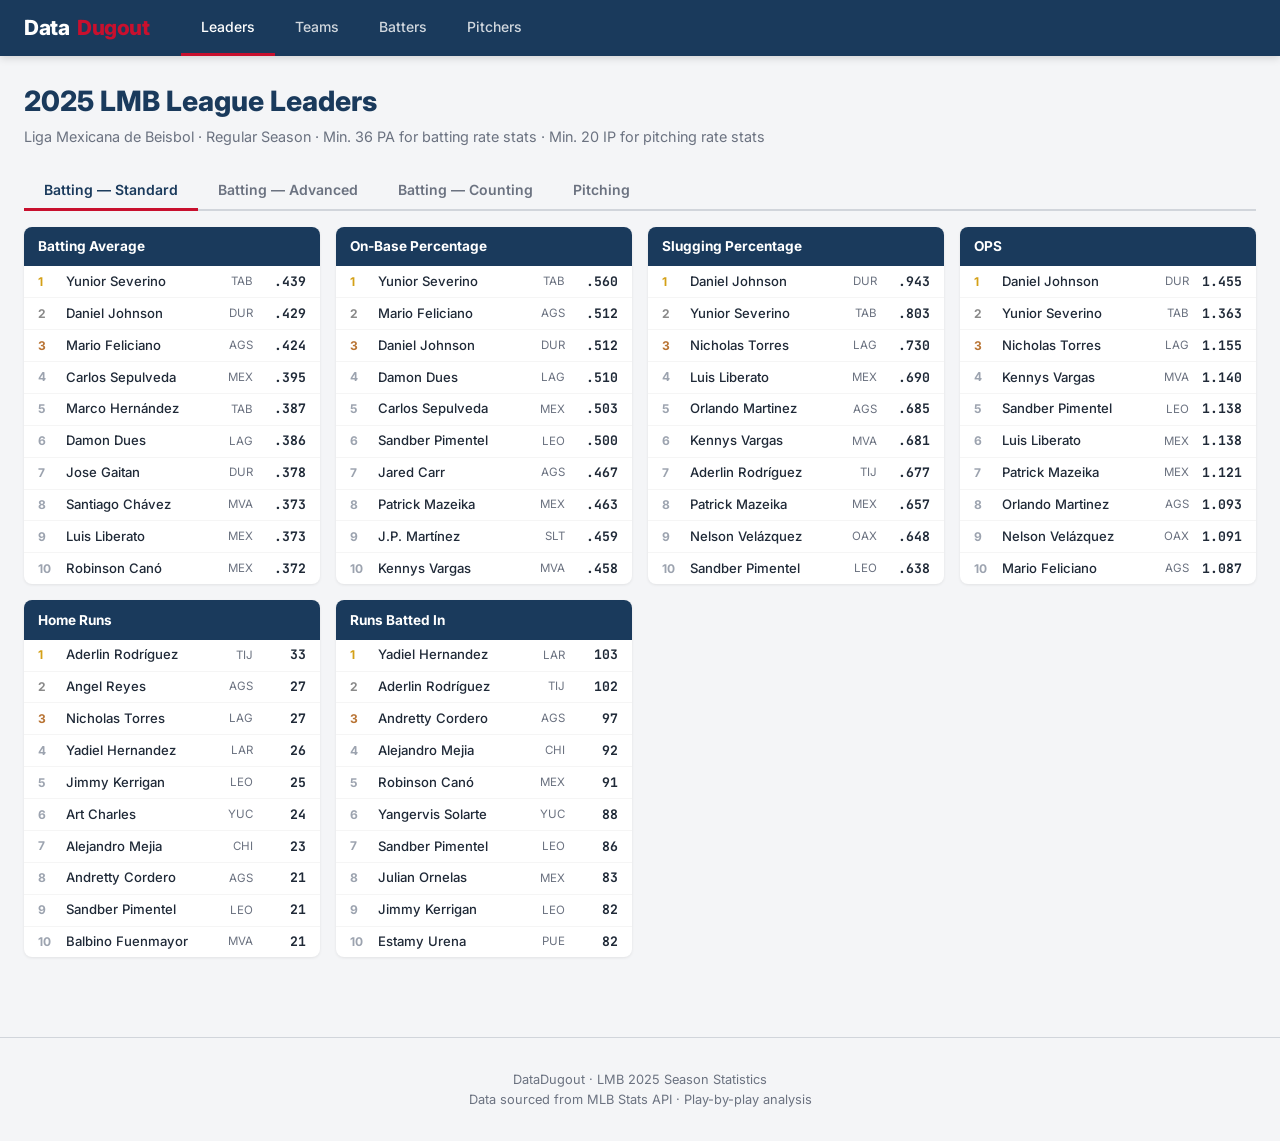
<file: docs/index.html>
<!DOCTYPE html>
<html lang="en">
<head>
  <meta charset="UTF-8">
  <meta name="viewport" content="width=device-width, initial-scale=1.0">
  <title>DataDugout - LMB Stats 2025</title>
  <link rel="preconnect" href="https://fonts.googleapis.com">
  <link href="https://fonts.googleapis.com/css2?family=Inter:wght@400;500;600;700;800&family=JetBrains+Mono:wght@400;700&display=swap" rel="stylesheet">
  <link rel="stylesheet" href="css/style.css">
</head>
<body>
  <header class="site-header">
    <div class="header-inner">
      <a href="index.html" class="site-logo">Data<span class="accent">Dugout</span></a>
      <nav>
        <a href="index.html">Leaders</a>
        <a href="teams.html">Teams</a>
        <a href="players.html">Batters</a>
        <a href="pitchers.html">Pitchers</a>
      </nav>
    </div>
  </header>

  <main class="container">
    <h1 class="page-title">2025 LMB League Leaders</h1>
    <p class="page-subtitle">Liga Mexicana de Beisbol &middot; Regular Season &middot; Min. 36 PA for batting rate stats &middot; Min. 20 IP for pitching rate stats</p>

    <div class="tabs">
      <button class="tab-btn active" data-tab="standard">Batting &mdash; Standard</button>
      <button class="tab-btn" data-tab="advanced">Batting &mdash; Advanced</button>
      <button class="tab-btn" data-tab="counting">Batting &mdash; Counting</button>
      <button class="tab-btn" data-tab="pitching">Pitching</button>
    </div>

    <div id="tab-standard" class="tab-content">
      <div class="leaders-grid" id="leaders-standard"></div>
    </div>
    <div id="tab-advanced" class="tab-content" style="display:none">
      <div class="leaders-grid" id="leaders-advanced"></div>
    </div>
    <div id="tab-counting" class="tab-content" style="display:none">
      <div class="leaders-grid" id="leaders-counting"></div>
    </div>
    <div id="tab-pitching" class="tab-content" style="display:none">
      <div class="leaders-grid" id="leaders-pitching"></div>
    </div>
  </main>

  <footer class="site-footer">
    <p>DataDugout &middot; LMB 2025 Season Statistics</p>
    <p>Data sourced from MLB Stats API &middot; Play-by-play analysis</p>
  </footer>

  <script src="js/shared.js"></script>
  <script>
    const STANDARD_CATS = ['BA', 'OBP', 'SLG', 'OPS', 'HR', 'RBI'];
    const ADVANCED_CATS = ['wRC+', 'wOBA', 'ISO', 'BABIP', 'BB%', 'K%'];
    const COUNTING_CATS = ['H', '2B', '3B', 'HR', 'BB', 'RBI'];
    const PITCHING_CATS = ['ERA', 'WHIP', 'FIP', 'K', 'K/9', 'BB/9', 'BAA', 'K/BB'];

    function renderLeaderCard(cat, data, linkBase = 'player.html', valueKey = 'value') {
      const d = data[cat];
      if (!d) return '';
      let html = `<div class="leader-card">
        <div class="leader-card-header">${d.label}</div>
        <ol class="leader-list">`;
      for (let i = 0; i < d.players.length; i++) {
        const p = d.players[i];
        const rankClass = i < 3 ? ` rank-${i + 1}` : '';
        const val = fmtStat(p[valueKey], d.format);
        html += `<li>
          <span class="leader-rank${rankClass}">${i + 1}</span>
          <span class="leader-name"><a href="${linkBase}?id=${p.id}">${p.name}</a></span>
          <span class="leader-team">${p.teamAbbr}</span>
          <span class="leader-value">${val}</span>
        </li>`;
      }
      html += '</ol></div>';
      return html;
    }

    async function init() {
      const [batting, pitching] = await Promise.all([
        loadJSON('leaders.json'),
        loadJSON('pitching_leaders.json'),
      ]);

      document.getElementById('leaders-standard').innerHTML =
        STANDARD_CATS.map(c => renderLeaderCard(c, batting)).join('');
      document.getElementById('leaders-advanced').innerHTML =
        ADVANCED_CATS.map(c => renderLeaderCard(c, batting)).join('');
      document.getElementById('leaders-counting').innerHTML =
        COUNTING_CATS.map(c => renderLeaderCard(c, batting)).join('');
      document.getElementById('leaders-pitching').innerHTML =
        PITCHING_CATS.map(c => renderLeaderCard(c, pitching, 'pitcher.html')).join('');

      document.querySelectorAll('.tab-btn').forEach(btn => {
        btn.addEventListener('click', () => {
          document.querySelectorAll('.tab-btn').forEach(b => b.classList.remove('active'));
          document.querySelectorAll('.tab-content').forEach(c => c.style.display = 'none');
          btn.classList.add('active');
          document.getElementById('tab-' + btn.dataset.tab).style.display = '';
        });
      });
    }
    init();
  </script>
</body>
</html>
</file>
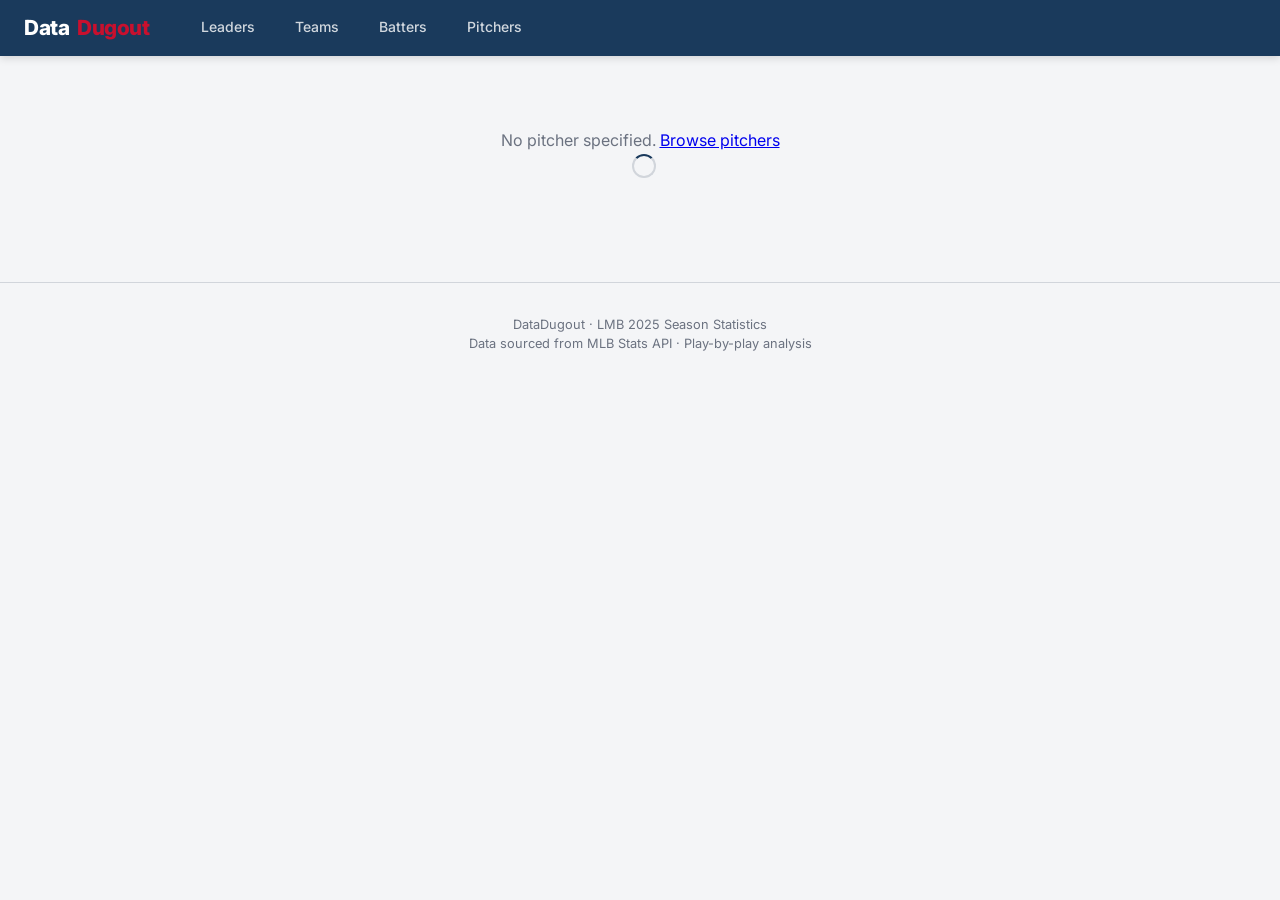
<file: docs/pitcher.html>
<!DOCTYPE html>
<html lang="en">
<head>
  <meta charset="UTF-8">
  <meta name="viewport" content="width=device-width, initial-scale=1.0">
  <title>Pitcher Profile - DataDugout</title>
  <link rel="preconnect" href="https://fonts.googleapis.com">
  <link href="https://fonts.googleapis.com/css2?family=Inter:wght@400;500;600;700;800&family=JetBrains+Mono:wght@400;700&display=swap" rel="stylesheet">
  <link rel="stylesheet" href="css/style.css">
</head>
<body>
  <header class="site-header">
    <div class="header-inner">
      <a href="index.html" class="site-logo">Data<span class="accent">Dugout</span></a>
      <nav>
        <a href="index.html">Leaders</a>
        <a href="teams.html">Teams</a>
        <a href="players.html">Batters</a>
        <a href="pitchers.html">Pitchers</a>
      </nav>
    </div>
  </header>

  <main class="container">
    <div id="pitcher-content" class="loading">Loading pitcher...</div>
  </main>

  <footer class="site-footer">
    <p>DataDugout &middot; LMB 2025 Season Statistics</p>
    <p>Data sourced from MLB Stats API &middot; Play-by-play analysis</p>
  </footer>

  <script src="js/shared.js"></script>
  <script>
    function ipToDec(ip) {
      const n = parseFloat(ip) || 0;
      const whole = Math.floor(n);
      const frac = Math.round((n - whole) * 10);
      return whole + frac / 3;
    }

    const SPLIT_PITCH_COLS = [
      { key: 'BF',   label: 'BF',   fmt: fmtInt },
      { key: 'IP',   label: 'IP',   fmt: fmtIP  },
      { key: 'H',    label: 'H',    fmt: fmtInt },
      { key: 'HR',   label: 'HR',   fmt: fmtInt },
      { key: 'BB',   label: 'BB',   fmt: fmtInt },
      { key: 'K',    label: 'K',    fmt: fmtInt },
      { key: 'R',    label: 'R',    fmt: fmtInt },
      { key: 'ERA',  label: 'ERA',  fmt: fmtDec2 },
      { key: 'WHIP', label: 'WHIP', fmt: fmtDec2 },
      { key: 'BAA',  label: 'BAA',  fmt: fmtAvg  },
      { key: 'K/9',  label: 'K/9',  fmt: fmtDec2 },
      { key: 'BB/9', label: 'BB/9', fmt: fmtDec2 },
    ];

    function renderSingleRowTable(containerId, data, cols) {
      const container = document.getElementById(containerId);
      if (!container) return;
      let html = '<div class="table-wrapper"><table class="stat-table"><thead><tr>';
      for (const col of cols) html += `<th>${col.label}</th>`;
      html += '</tr></thead><tbody><tr>';
      for (const col of cols) {
        const val = data[col.key];
        const colorCls = col.colorKey ? getStatColorClass(col.colorKey, val) : '';
        html += `<td class="${colorCls}">${col.fmt(val)}</td>`;
      }
      html += '</tr></tbody></table></div>';
      container.innerHTML = html;
    }

    function renderSplitTable(containerId, data, cols, labelHeader) {
      const container = document.getElementById(containerId);
      if (!container) return;
      if (!data || data.length === 0) {
        container.innerHTML = '<div style="padding:1rem;color:var(--text-muted);font-size:0.85rem">No data available</div>';
        return;
      }
      let html = '<div class="table-wrapper"><table class="stat-table"><thead><tr>';
      html += `<th class="col-name">${labelHeader}</th>`;
      for (const col of cols) html += `<th>${col.label}</th>`;
      html += '</tr></thead><tbody>';
      for (const row of data) {
        html += '<tr>';
        html += `<td class="col-name">${row.abbr || row.name}</td>`;
        for (const col of cols) html += `<td>${col.fmt(row[col.key])}</td>`;
        html += '</tr>';
      }
      html += '</tbody></table></div>';
      container.innerHTML = html;
    }

    async function init() {
      const pitcherId = getParam('id');
      if (!pitcherId) {
        document.getElementById('pitcher-content').innerHTML =
          '<p>No pitcher specified. <a href="pitchers.html">Browse pitchers</a></p>';
        return;
      }

      const [pitchers, splits] = await Promise.all([
        loadJSON('pitchers.json'),
        loadJSON('pitcher_splits.json'),
      ]);

      const pitcher = pitchers.find(p => String(p.id) === String(pitcherId));
      if (!pitcher) {
        document.getElementById('pitcher-content').innerHTML =
          '<p>Pitcher not found. <a href="pitchers.html">Browse pitchers</a></p>';
        return;
      }

      const pitcherSplits = splits[pitcherId] || { vsTeam: {}, vsHand: {} };
      const ipDec = ipToDec(pitcher.IP);
      const qualified = ipDec >= 20;

      document.title = `${pitcher.name} - DataDugout`;

      let html = '';

      // ── Header ──
      const handLabel = pitcher.pitch_hand === 'R' ? 'RHP' : pitcher.pitch_hand === 'L' ? 'LHP' : '';
      html += `<div class="player-header">
        <div class="player-name">${pitcher.name}</div>
        <div class="player-team-info">
          ${pitcher.team} &middot; ${handLabel}
          <span class="badge ${qualified ? 'badge-qualified' : 'badge-partial'}" style="margin-left:0.5rem">
            ${qualified ? 'Qualified' : 'Under 20 IP'}
          </span>
        </div>
        <div class="player-headline-stats">
          <div class="headline-stat">
            <div class="headline-stat-value">${fmtIP(pitcher.IP)}</div>
            <div class="headline-stat-label">IP</div>
          </div>
          <div class="headline-stat">
            <div class="headline-stat-value">${pitcher.G || '-'}</div>
            <div class="headline-stat-label">G</div>
          </div>
          <div class="headline-stat">
            <div class="headline-stat-value">${pitcher.GS || 0}</div>
            <div class="headline-stat-label">GS</div>
          </div>
          <div class="headline-stat">
            <div class="headline-stat-value">${fmtDec2(pitcher.ERA)}</div>
            <div class="headline-stat-label">ERA</div>
          </div>
          <div class="headline-stat">
            <div class="headline-stat-value">${fmtDec2(pitcher.WHIP)}</div>
            <div class="headline-stat-label">WHIP</div>
          </div>
          <div class="headline-stat">
            <div class="headline-stat-value">${pitcher.K || '-'}</div>
            <div class="headline-stat-label">K</div>
          </div>
          <div class="headline-stat">
            <div class="headline-stat-value">${pitcher.BB || '-'}</div>
            <div class="headline-stat-label">BB</div>
          </div>
          ${qualified ? `
          <div class="headline-stat">
            <div class="headline-stat-value">${fmtDec2(pitcher.FIP)}</div>
            <div class="headline-stat-label">FIP</div>
          </div>
          <div class="headline-stat">
            <div class="headline-stat-value">${fmtDec2(pitcher['K/9'])}</div>
            <div class="headline-stat-label">K/9</div>
          </div>` : ''}
        </div>
      </div>`;

      // ── Season Stats Standard ──
      const stdCols = [
        { key: 'G',    label: 'G',    fmt: fmtInt },
        { key: 'GS',   label: 'GS',   fmt: fmtInt },
        { key: 'IP',   label: 'IP',   fmt: fmtIP  },
        { key: 'BF',   label: 'BF',   fmt: fmtInt },
        { key: 'H',    label: 'H',    fmt: fmtInt },
        { key: 'HR',   label: 'HR',   fmt: fmtInt },
        { key: 'BB',   label: 'BB',   fmt: fmtInt },
        { key: 'HBP',  label: 'HBP',  fmt: fmtInt },
        { key: 'K',    label: 'K',    fmt: fmtInt },
        { key: 'R',    label: 'R',    fmt: fmtInt },
        { key: 'ERA',  label: 'ERA',  fmt: fmtDec2, colorKey: 'ERA'  },
        { key: 'WHIP', label: 'WHIP', fmt: fmtDec2, colorKey: 'WHIP' },
        { key: 'BAA',  label: 'BAA',  fmt: fmtAvg  },
      ];

      html += `<div class="card">
        <div class="card-header">Season Stats &mdash; Standard</div>
        <div id="season-standard"></div>
      </div>`;

      if (qualified) {
        const advCols = [
          { key: 'IP',   label: 'IP',   fmt: fmtIP  },
          { key: 'FIP',  label: 'FIP',  fmt: fmtDec2, colorKey: 'FIP'  },
          { key: 'K/9',  label: 'K/9',  fmt: fmtDec2 },
          { key: 'BB/9', label: 'BB/9', fmt: fmtDec2 },
          { key: 'HR/9', label: 'HR/9', fmt: fmtDec2 },
          { key: 'K/BB', label: 'K/BB', fmt: fmtDec2 },
          { key: 'K%',   label: 'K%',   fmt: fmtPct  },
          { key: 'BB%',  label: 'BB%',  fmt: fmtPct  },
        ];
        html += `<div class="card">
          <div class="card-header">Season Stats &mdash; Advanced</div>
          <div id="season-advanced"></div>
        </div>`;
      }

      // ── Splits vs Batter Hand ──
      html += `<div class="card">
        <div class="card-header">Splits vs Batter Handedness</div>
        <div id="splits-hand"></div>
      </div>`;

      // ── Splits vs Opponent Team ──
      html += `<div class="card">
        <div class="card-header">Splits vs Opponent Team</div>
        <div class="splits-filters" style="padding:0.75rem 1rem 0">
          <select id="opp-team-filter" class="filter-select" style="min-width:200px">
            <option value="">All Opponents</option>
          </select>
        </div>
        <div id="splits-team"></div>
      </div>`;

      html += `<div style="margin-top:1rem"><a href="pitchers.html" style="color:var(--primary);font-size:0.9rem">&larr; Back to all pitchers</a></div>`;

      document.getElementById('pitcher-content').innerHTML = html;

      // ── Render tables ──
      renderSingleRowTable('season-standard', pitcher, stdCols);

      if (qualified) {
        const advCols = [
          { key: 'IP',   label: 'IP',   fmt: fmtIP  },
          { key: 'FIP',  label: 'FIP',  fmt: fmtDec2, colorKey: 'FIP'  },
          { key: 'K/9',  label: 'K/9',  fmt: fmtDec2 },
          { key: 'BB/9', label: 'BB/9', fmt: fmtDec2 },
          { key: 'HR/9', label: 'HR/9', fmt: fmtDec2 },
          { key: 'K/BB', label: 'K/BB', fmt: fmtDec2 },
          { key: 'K%',   label: 'K%',   fmt: fmtPct  },
          { key: 'BB%',  label: 'BB%',  fmt: fmtPct  },
        ];
        renderSingleRowTable('season-advanced', pitcher, advCols);
      }

      // ── Hand splits ──
      const handData = Object.entries(pitcherSplits.vsHand).map(([hand, s]) => ({ name: hand, ...s }));
      handData.sort((a, b) => (b.BF || 0) - (a.BF || 0));
      renderSplitTable('splits-hand', handData, SPLIT_PITCH_COLS, 'Split');

      // ── Team splits ──
      const teamData = Object.entries(pitcherSplits.vsTeam).map(([team, s]) => ({ name: team, ...s }));
      teamData.sort((a, b) => (b.BF || 0) - (a.BF || 0));

      const oppFilter = document.getElementById('opp-team-filter');
      for (const t of teamData) {
        const opt = document.createElement('option');
        opt.value = t.name;
        opt.textContent = `${t.abbr || t.name} (${t.BF || 0} BF)`;
        oppFilter.appendChild(opt);
      }

      function renderTeamSplits() {
        const val = oppFilter.value;
        const filtered = val ? teamData.filter(t => t.name === val) : teamData;
        renderSplitTable('splits-team', filtered, SPLIT_PITCH_COLS, 'Opponent');
      }

      renderTeamSplits();
      oppFilter.addEventListener('change', renderTeamSplits);
    }

    init();
  </script>
</body>
</html>
</file>
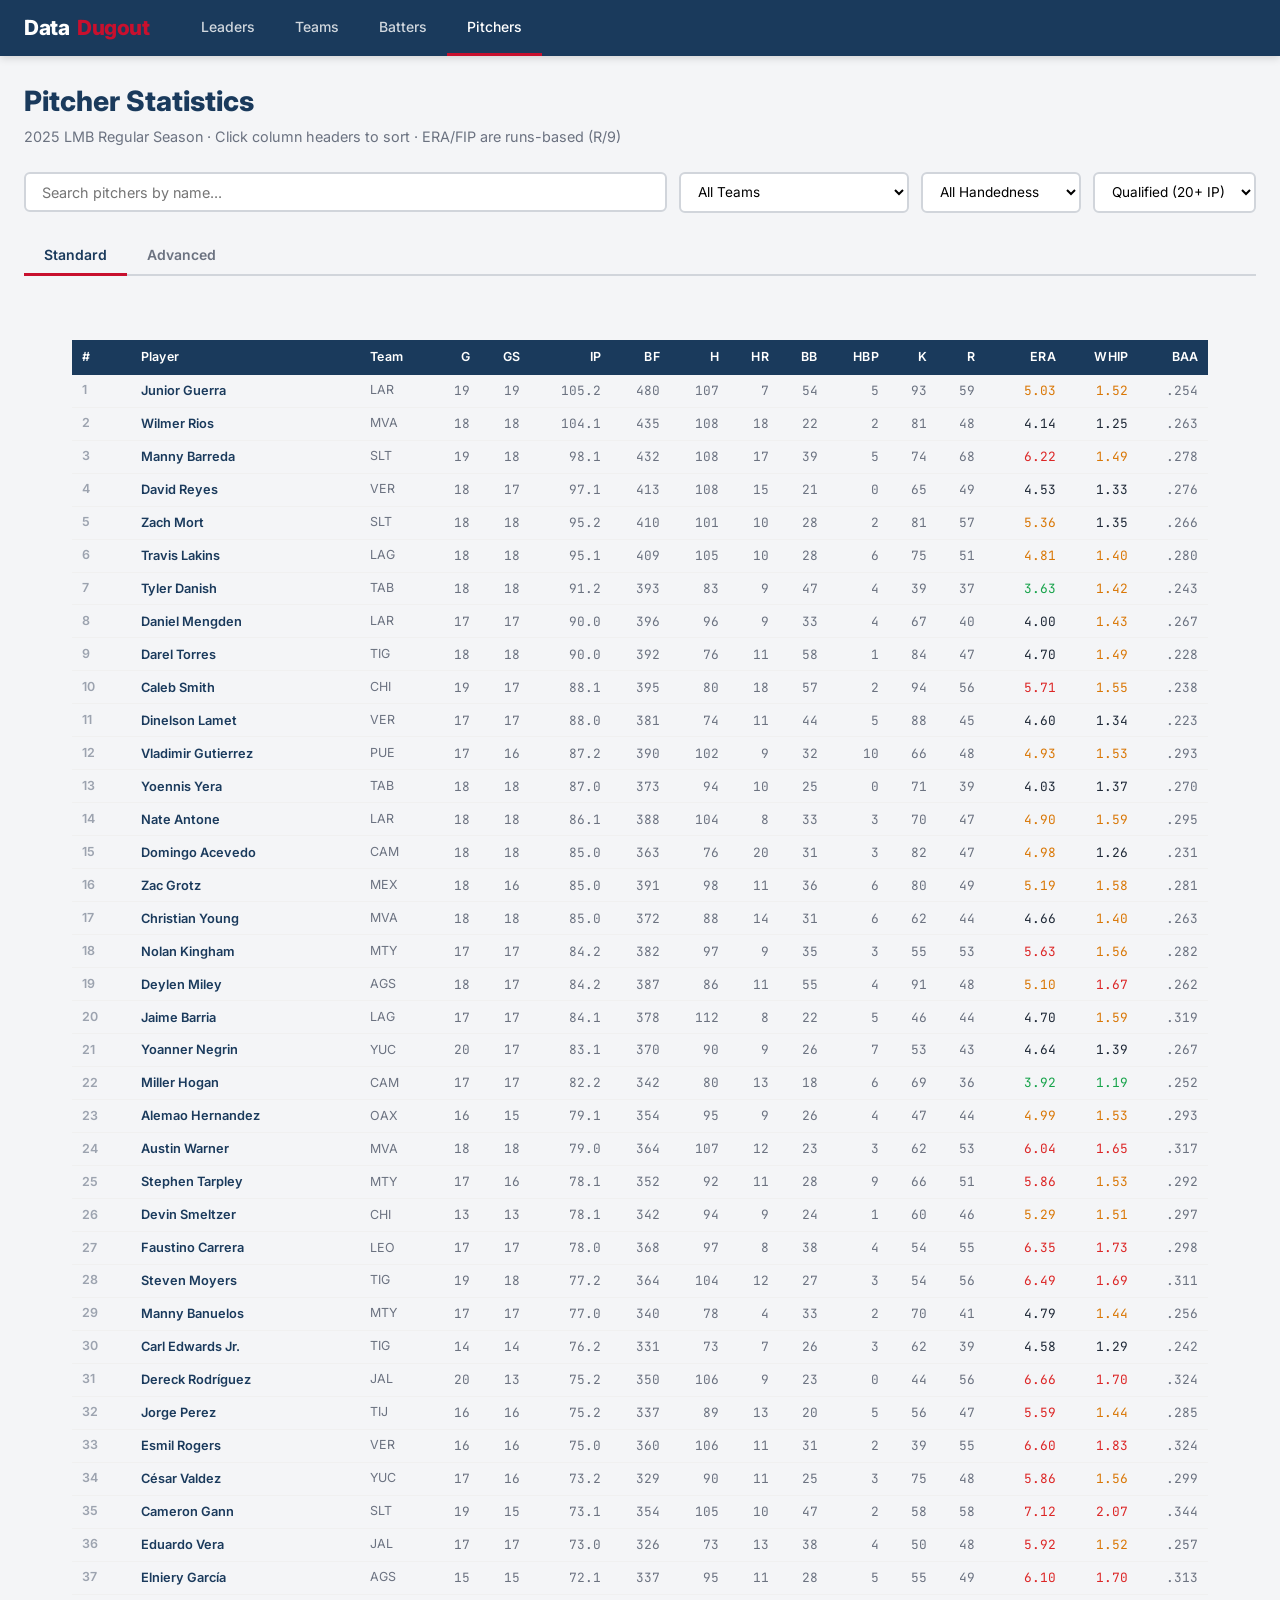
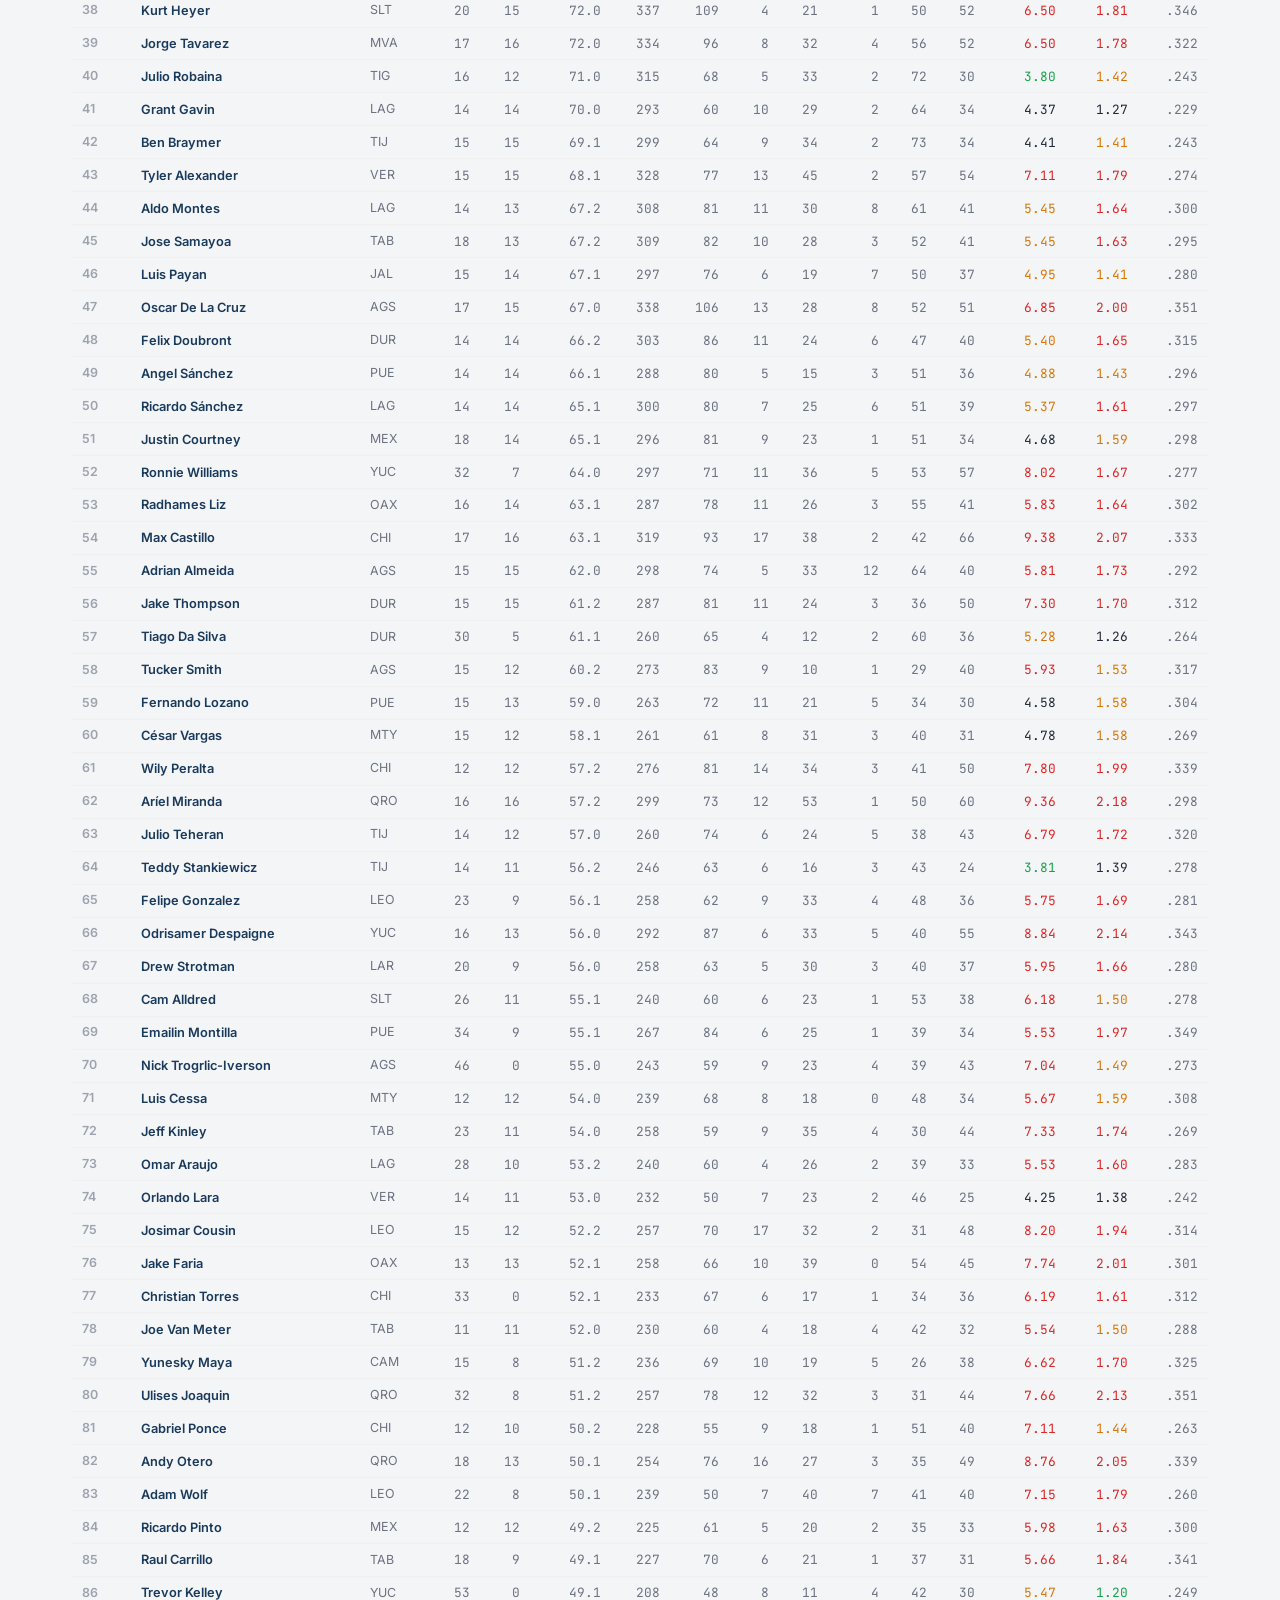
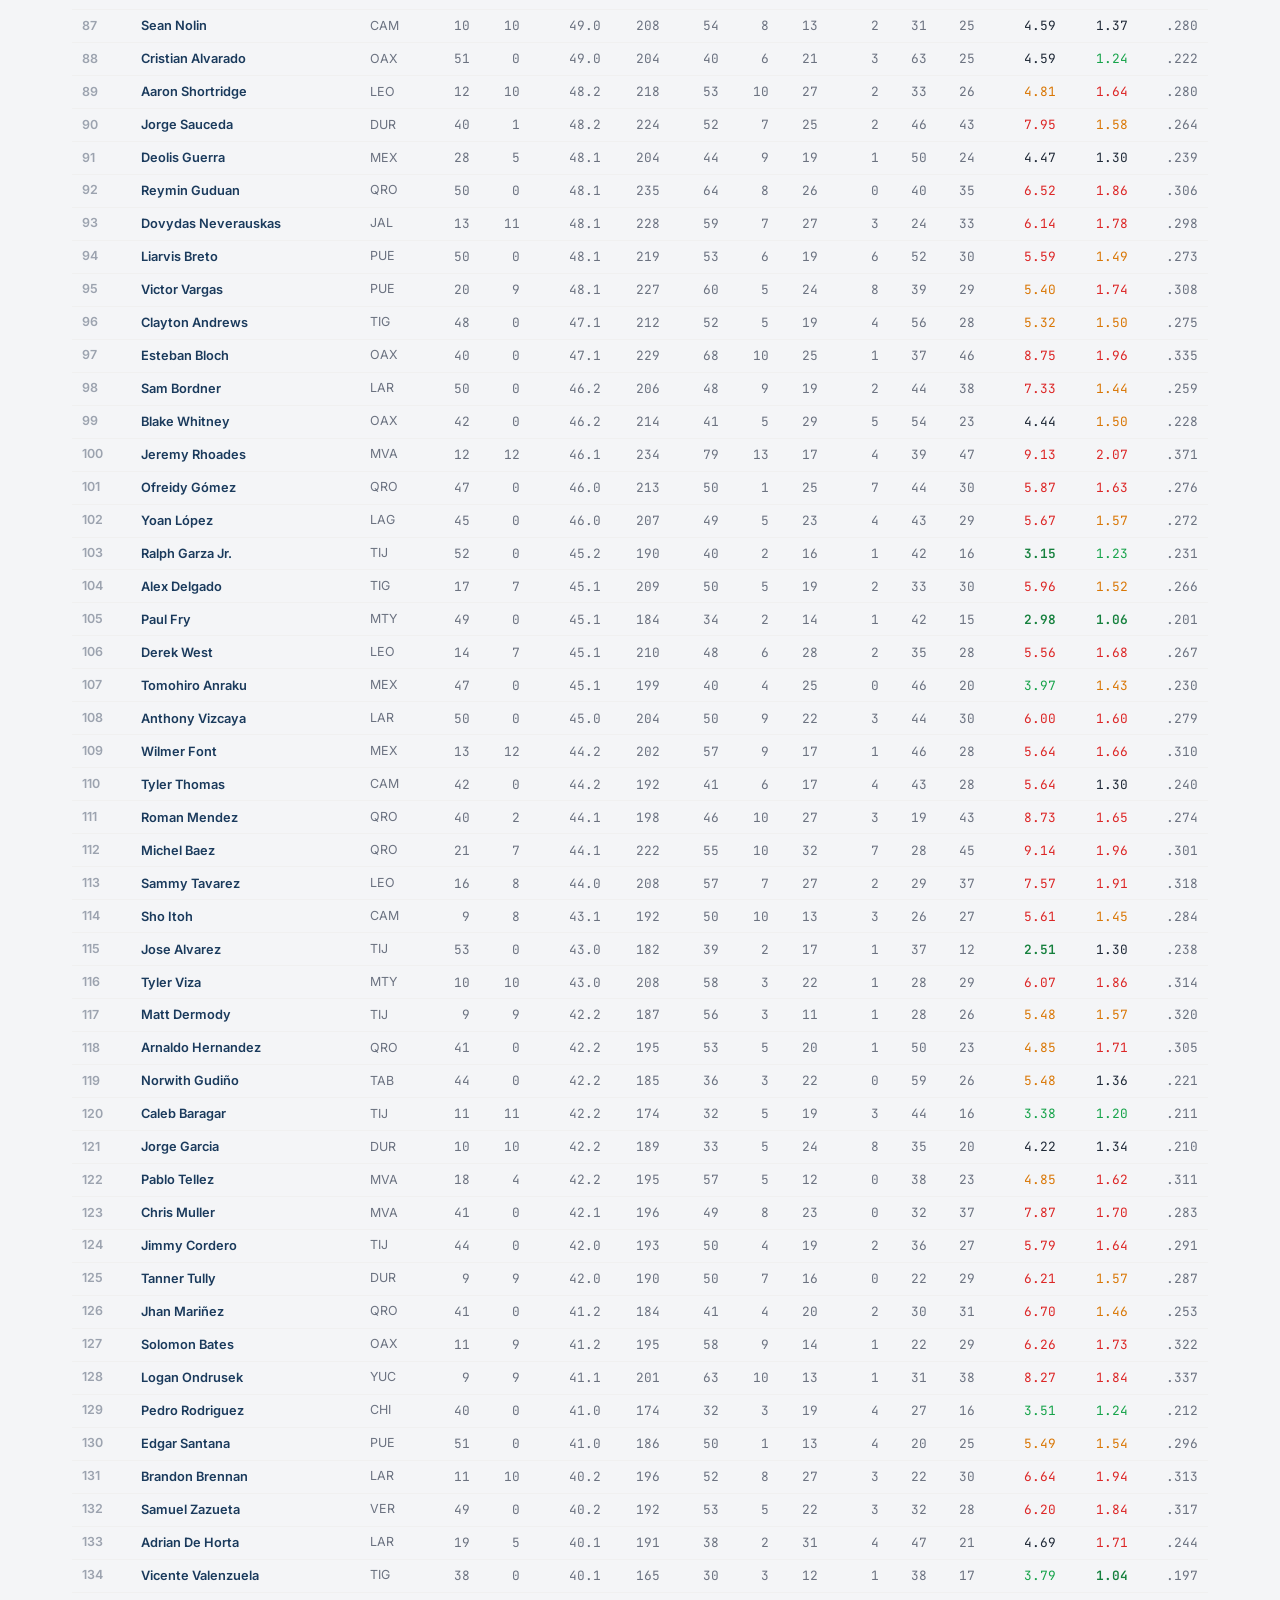
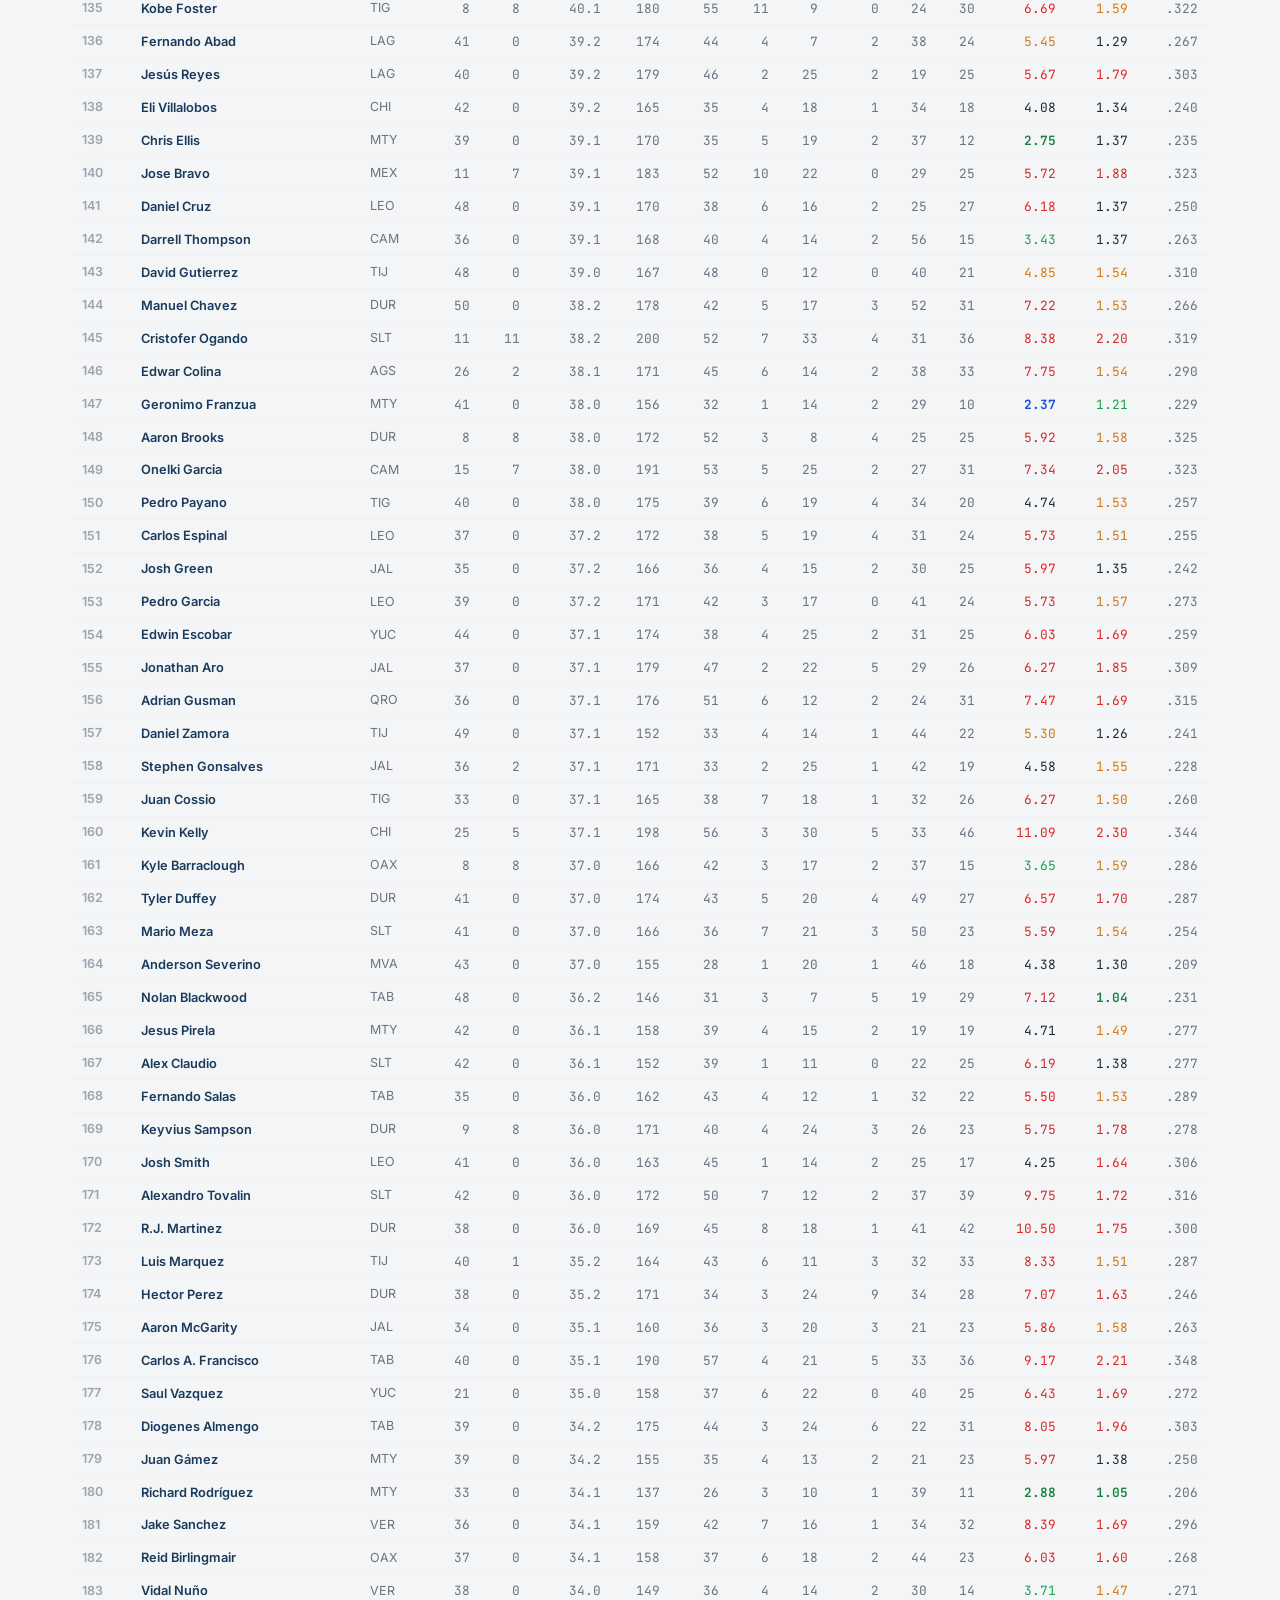
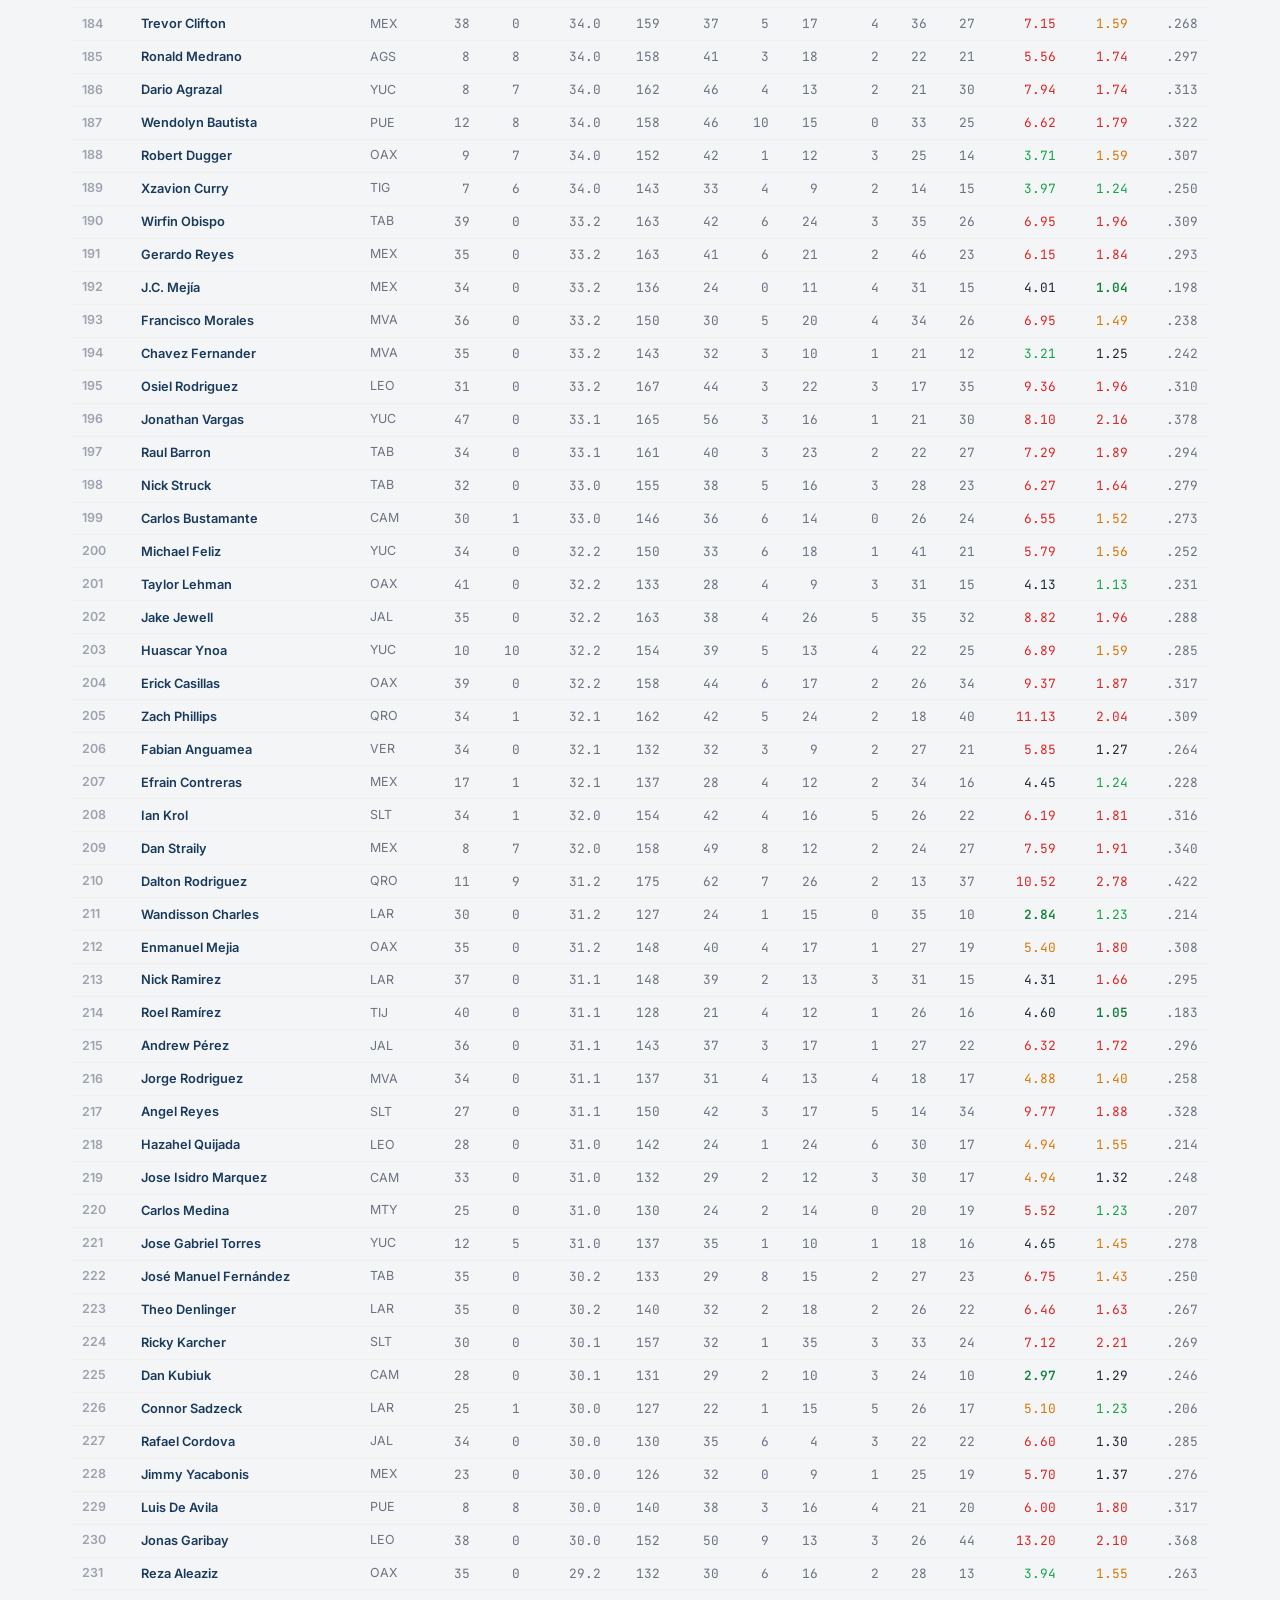
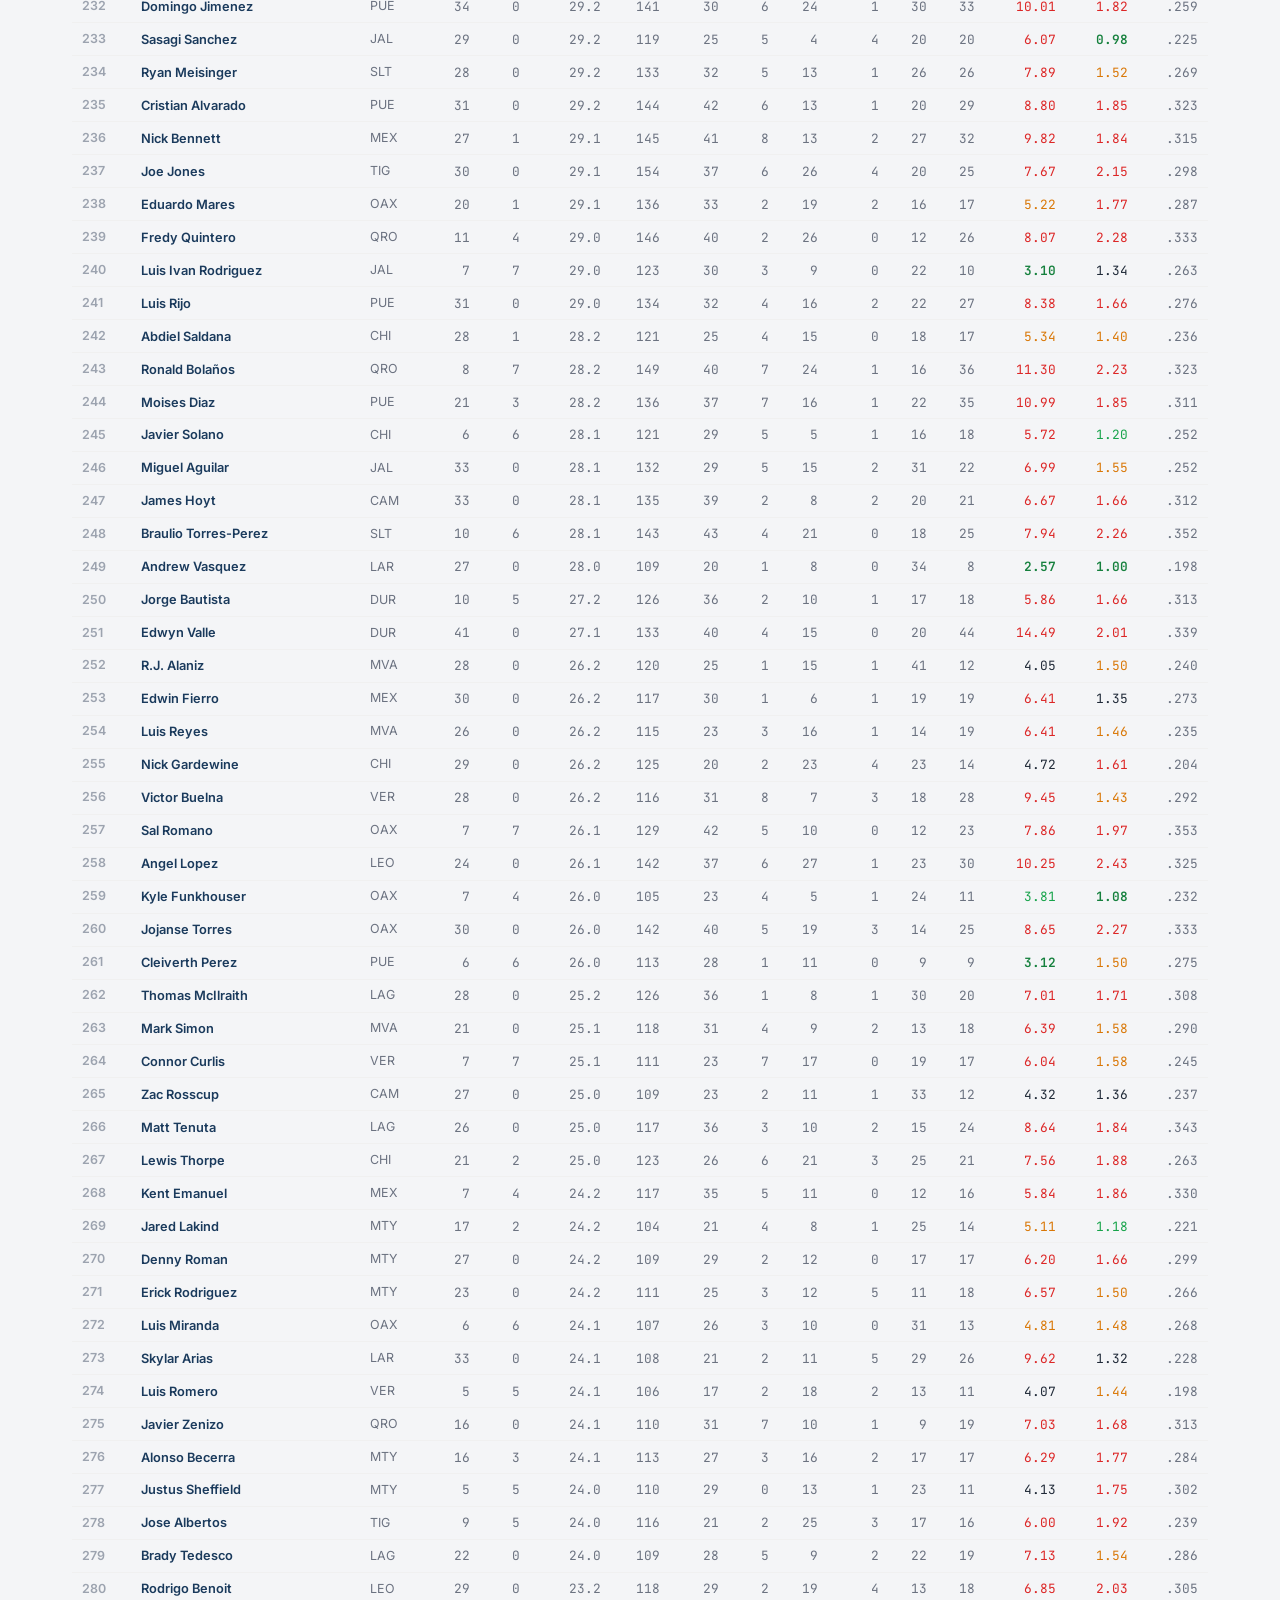
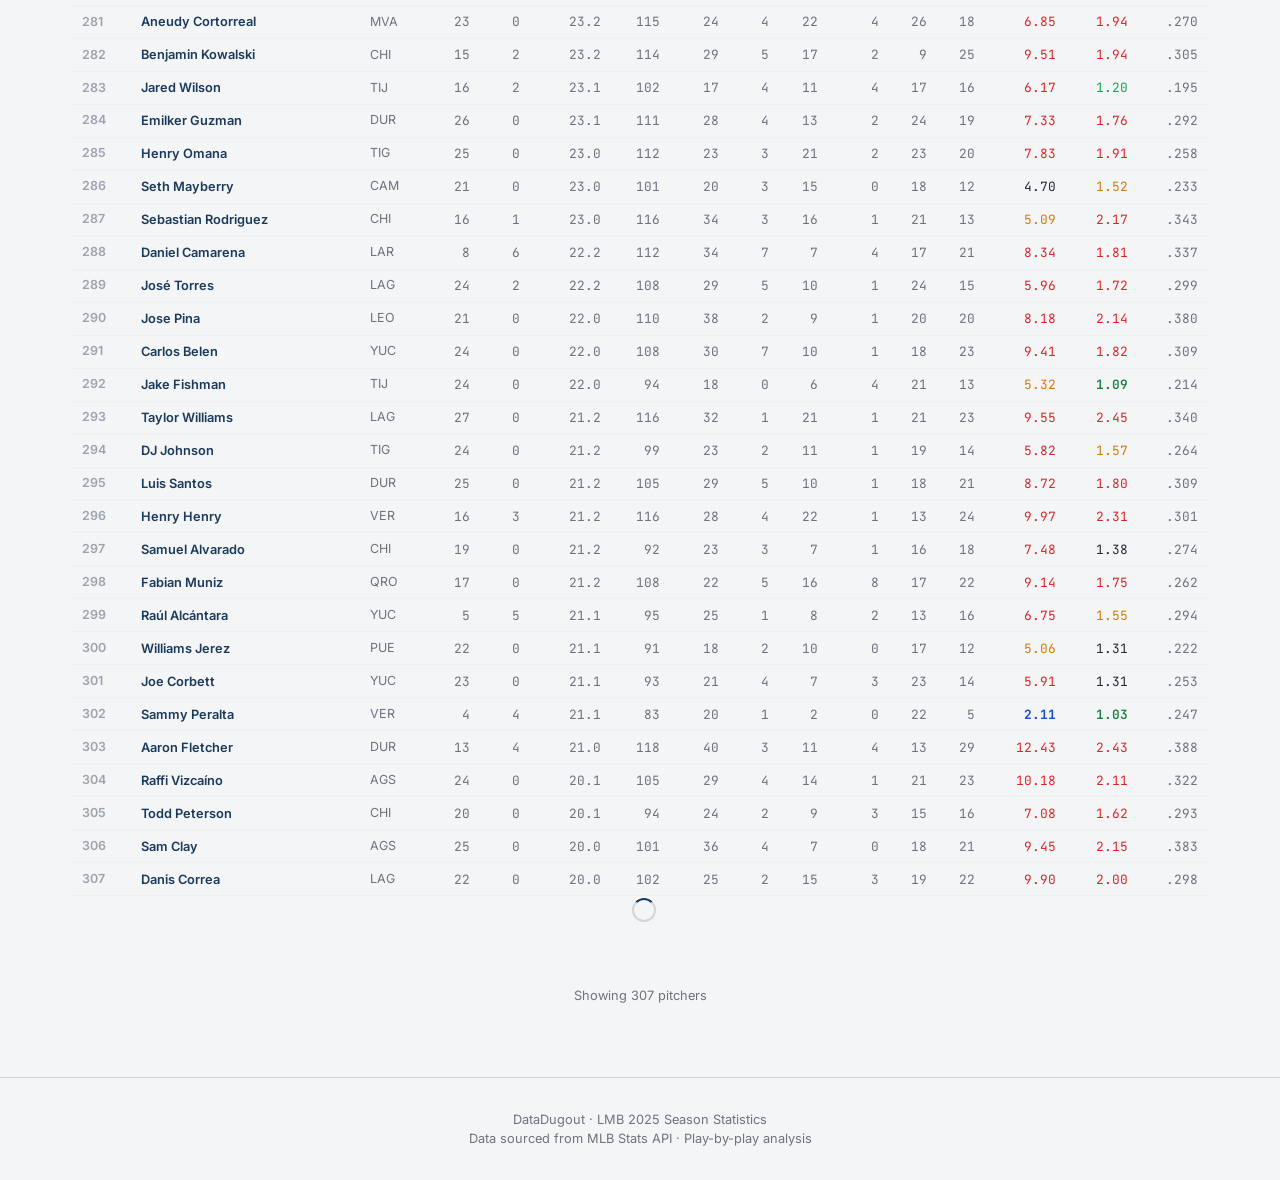
<file: docs/pitchers.html>
<!DOCTYPE html>
<html lang="en">
<head>
  <meta charset="UTF-8">
  <meta name="viewport" content="width=device-width, initial-scale=1.0">
  <title>Pitcher Statistics - DataDugout</title>
  <link rel="preconnect" href="https://fonts.googleapis.com">
  <link href="https://fonts.googleapis.com/css2?family=Inter:wght@400;500;600;700;800&family=JetBrains+Mono:wght@400;700&display=swap" rel="stylesheet">
  <link rel="stylesheet" href="css/style.css">
</head>
<body>
  <header class="site-header">
    <div class="header-inner">
      <a href="index.html" class="site-logo">Data<span class="accent">Dugout</span></a>
      <nav>
        <a href="index.html">Leaders</a>
        <a href="teams.html">Teams</a>
        <a href="players.html">Batters</a>
        <a href="pitchers.html">Pitchers</a>
      </nav>
    </div>
  </header>

  <main class="container">
    <h1 class="page-title">Pitcher Statistics</h1>
    <p class="page-subtitle">2025 LMB Regular Season &middot; Click column headers to sort &middot; ERA/FIP are runs-based (R/9)</p>

    <div class="search-bar">
      <input type="text" id="search-input" class="search-input" placeholder="Search pitchers by name...">
      <select id="team-filter" class="filter-select">
        <option value="">All Teams</option>
      </select>
      <select id="hand-filter" class="filter-select">
        <option value="">All Handedness</option>
        <option value="R">RHP</option>
        <option value="L">LHP</option>
      </select>
      <select id="role-filter" class="filter-select">
        <option value="all">All Pitchers</option>
        <option value="qualified" selected>Qualified (20+ IP)</option>
        <option value="starters">Starters (1+ GS)</option>
        <option value="relievers">Relievers (0 GS)</option>
      </select>
    </div>

    <div class="tabs">
      <button class="tab-btn active" data-tab="standard">Standard</button>
      <button class="tab-btn" data-tab="advanced">Advanced</button>
    </div>

    <div id="tab-standard" class="tab-content">
      <div id="pitchers-table-standard" class="loading">Loading pitchers...</div>
    </div>
    <div id="tab-advanced" class="tab-content" style="display:none">
      <div id="pitchers-table-advanced" class="loading">Loading pitchers...</div>
    </div>

    <div style="text-align:center; padding:1rem; color:var(--text-muted); font-size:0.8rem;" id="result-count"></div>
  </main>

  <footer class="site-footer">
    <p>DataDugout &middot; LMB 2025 Season Statistics</p>
    <p>Data sourced from MLB Stats API &middot; Play-by-play analysis</p>
  </footer>

  <script src="js/shared.js"></script>
  <script>
    let allPitchers = [];
    let teamList = [];
    const MIN_IP_DEC = 20;

    function ipToDec(ip) {
      const n = parseFloat(ip) || 0;
      const whole = Math.floor(n);
      const frac = Math.round((n - whole) * 10); // 0, 1, or 2
      return whole + frac / 3;
    }

    function getFilteredPitchers() {
      const search  = document.getElementById('search-input').value.toLowerCase().trim();
      const team    = document.getElementById('team-filter').value;
      const hand    = document.getElementById('hand-filter').value;
      const role    = document.getElementById('role-filter').value;

      return allPitchers.filter(p => {
        if (search && !p.name.toLowerCase().includes(search)) return false;
        if (team && p.teamAbbr !== team) return false;
        if (hand && p.pitch_hand !== hand) return false;
        if (role === 'qualified' && ipToDec(p.IP) < MIN_IP_DEC) return false;
        if (role === 'starters'  && (p.GS || 0) < 1) return false;
        if (role === 'relievers' && (p.GS || 0) > 0) return false;
        return true;
      });
    }

    function updateTables() {
      const filtered = getFilteredPitchers();
      document.getElementById('result-count').textContent = `Showing ${filtered.length} pitchers`;
      renderStatTable('pitchers-table-standard', filtered, PITCHING_STD_COLS, {
        showRank: true, showTeam: true, linkBase: 'pitcher.html', colorStats: true
      });
      renderStatTable('pitchers-table-advanced', filtered, PITCHING_ADV_COLS, {
        showRank: true, showTeam: true, linkBase: 'pitcher.html', colorStats: true
      });
    }

    async function init() {
      [allPitchers, teamList] = await Promise.all([
        loadJSON('pitchers.json'),
        loadJSON('team_list.json')
      ]);

      // Sort default by IP descending
      allPitchers.sort((a, b) => (parseFloat(b.IP) || 0) - (parseFloat(a.IP) || 0));

      const teamSelect = document.getElementById('team-filter');
      for (const t of teamList) {
        const opt = document.createElement('option');
        opt.value = t.abbr;
        opt.textContent = t.name;
        teamSelect.appendChild(opt);
      }

      updateTables();

      document.getElementById('search-input').addEventListener('input', updateTables);
      document.getElementById('team-filter').addEventListener('change', updateTables);
      document.getElementById('hand-filter').addEventListener('change', updateTables);
      document.getElementById('role-filter').addEventListener('change', updateTables);

      document.querySelectorAll('.tab-btn').forEach(btn => {
        btn.addEventListener('click', () => {
          document.querySelectorAll('.tab-btn').forEach(b => b.classList.remove('active'));
          document.querySelectorAll('.tab-content').forEach(c => c.style.display = 'none');
          btn.classList.add('active');
          document.getElementById('tab-' + btn.dataset.tab).style.display = '';
        });
      });
    }
    init();
  </script>
</body>
</html>
</file>
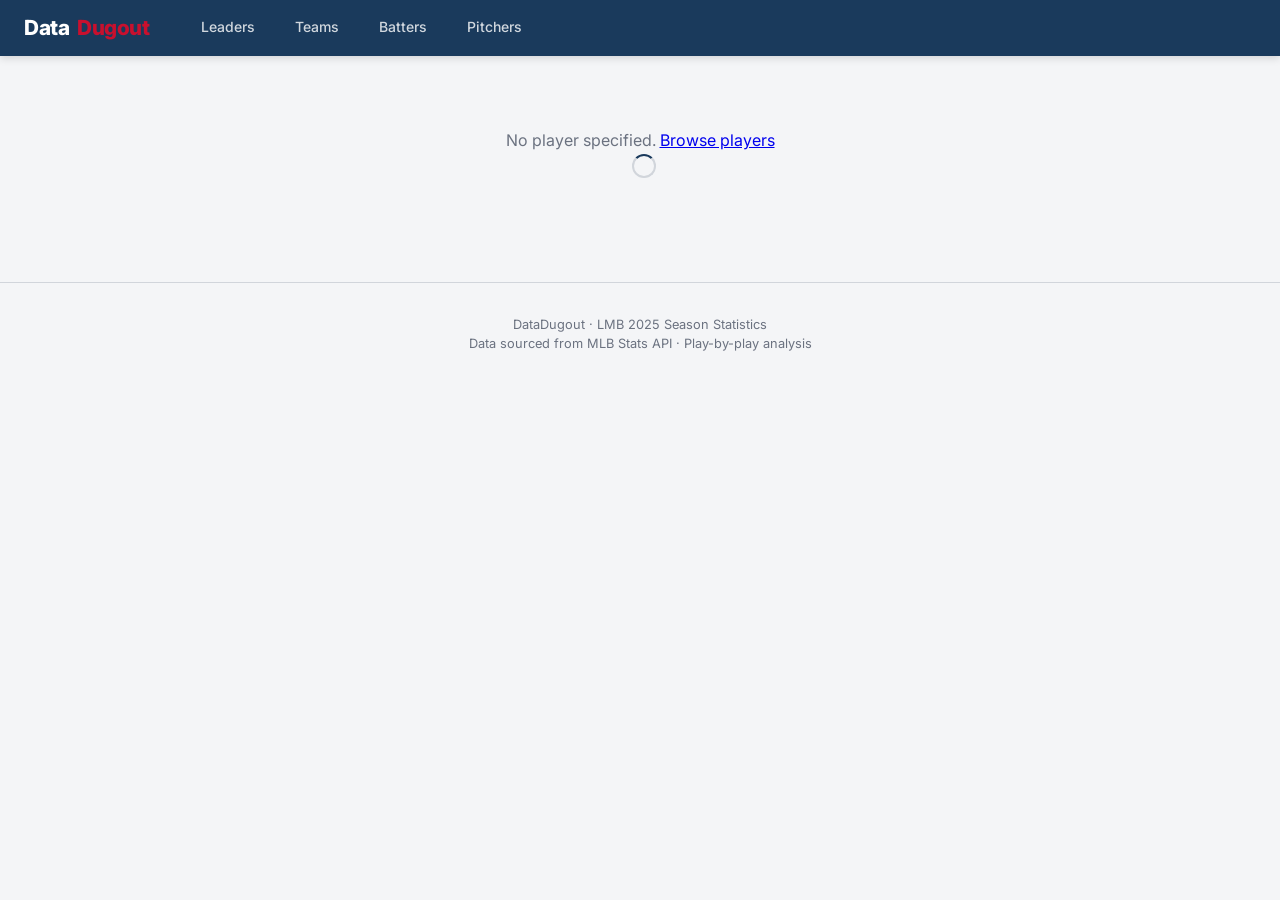
<file: docs/player.html>
<!DOCTYPE html>
<html lang="en">
<head>
  <meta charset="UTF-8">
  <meta name="viewport" content="width=device-width, initial-scale=1.0">
  <title>Player Profile - DataDugout</title>
  <link rel="preconnect" href="https://fonts.googleapis.com">
  <link href="https://fonts.googleapis.com/css2?family=Inter:wght@400;500;600;700;800&family=JetBrains+Mono:wght@400;700&display=swap" rel="stylesheet">
  <link rel="stylesheet" href="css/style.css">
</head>
<body>
  <header class="site-header">
    <div class="header-inner">
      <a href="index.html" class="site-logo">Data<span class="accent">Dugout</span></a>
      <nav>
        <a href="index.html">Leaders</a>
        <a href="teams.html">Teams</a>
        <a href="players.html">Batters</a>
        <a href="pitchers.html">Pitchers</a>
      </nav>
    </div>
  </header>

  <main class="container">
    <div id="player-content" class="loading">Loading player...</div>
  </main>

  <footer class="site-footer">
    <p>DataDugout &middot; LMB 2025 Season Statistics</p>
    <p>Data sourced from MLB Stats API &middot; Play-by-play analysis</p>
  </footer>

  <script src="js/shared.js"></script>
  <script>
    async function init() {
      const playerId = getParam('id');
      if (!playerId) {
        document.getElementById('player-content').innerHTML = '<p>No player specified. <a href="players.html">Browse players</a></p>';
        return;
      }

      const [players, splits] = await Promise.all([
        loadJSON('players.json'),
        loadJSON('player_splits.json')
      ]);

      const player = players.find(p => String(p.id) === String(playerId));
      if (!player) {
        document.getElementById('player-content').innerHTML = '<p>Player not found. <a href="players.html">Browse players</a></p>';
        return;
      }

      const playerSplits = splits[playerId] || { vsTeam: {}, vsHand: {} };
      const qualified = player.PA >= 36;

      document.title = `${player.name} - DataDugout`;

      let html = '';

      // ── Player Header ──
      html += `<div class="player-header">
        <div class="player-name">${player.name}</div>
        <div class="player-team-info">${player.team}
          <span class="badge ${qualified ? 'badge-qualified' : 'badge-partial'}" style="margin-left:0.5rem">
            ${qualified ? 'Qualified' : 'Under 36 PA'}
          </span>
        </div>
        <div class="player-headline-stats">
          <div class="headline-stat"><div class="headline-stat-value">${player.PA}</div><div class="headline-stat-label">PA</div></div>
          <div class="headline-stat"><div class="headline-stat-value">${fmtAvg(player.BA)}</div><div class="headline-stat-label">AVG</div></div>
          <div class="headline-stat"><div class="headline-stat-value">${fmtAvg(player.OBP)}</div><div class="headline-stat-label">OBP</div></div>
          <div class="headline-stat"><div class="headline-stat-value">${fmtAvg(player.SLG)}</div><div class="headline-stat-label">SLG</div></div>
          <div class="headline-stat"><div class="headline-stat-value">${fmtAvg(player.OPS)}</div><div class="headline-stat-label">OPS</div></div>
          <div class="headline-stat"><div class="headline-stat-value">${player.HR}</div><div class="headline-stat-label">HR</div></div>
          <div class="headline-stat"><div class="headline-stat-value">${player.RBI}</div><div class="headline-stat-label">RBI</div></div>
          ${qualified && player.wOBA !== undefined ? `<div class="headline-stat"><div class="headline-stat-value">${fmtAvg(player.wOBA)}</div><div class="headline-stat-label">wOBA</div></div>` : ''}
          ${qualified && player.RAA !== undefined ? `<div class="headline-stat"><div class="headline-stat-value">${fmtDec1(player.RAA)}</div><div class="headline-stat-label">RAA</div></div>` : ''}
        </div>
      </div>`;

      // ── Season Stats ──
      html += `<div class="card">
        <div class="card-header">Season Stats - Standard</div>
        <div id="season-standard"></div>
      </div>`;

      if (qualified) {
        html += `<div class="card">
          <div class="card-header">Season Stats - Advanced</div>
          <div id="season-advanced"></div>
        </div>`;
      }

      // ── Splits: vs Pitcher Hand ──
      html += `<div class="card">
        <div class="card-header">Splits vs Pitcher Handedness</div>
        <div id="splits-hand"></div>
      </div>`;

      // ── Splits: vs Opponent Team ──
      html += `<div class="card">
        <div class="card-header">
          <span>Splits vs Opponent Team</span>
        </span></div>
        <div class="splits-filters" style="padding: 0.75rem 1rem 0;">
          <select id="opp-team-filter" class="filter-select" style="min-width:200px">
            <option value="">All Opponents</option>
          </select>
        </div>
        <div id="splits-team"></div>
      </div>`;

      // ── Back link ──
      html += `<div style="margin-top:1rem"><a href="players.html" style="color:var(--primary);font-size:0.9rem">&larr; Back to all players</a></div>`;

      document.getElementById('player-content').innerHTML = html;

      // ── Render season stats tables ──
      const seasonStdCols = [
        { key: 'PA', label: 'PA', fmt: fmtInt },
        { key: 'AB', label: 'AB', fmt: fmtInt },
        { key: 'H', label: 'H', fmt: fmtInt },
        { key: '1B', label: '1B', fmt: fmtInt },
        { key: '2B', label: '2B', fmt: fmtInt },
        { key: '3B', label: '3B', fmt: fmtInt },
        { key: 'HR', label: 'HR', fmt: fmtInt },
        { key: 'RBI', label: 'RBI', fmt: fmtInt },
        { key: 'BB', label: 'BB', fmt: fmtInt },
        { key: 'HBP', label: 'HBP', fmt: fmtInt },
        { key: 'SO', label: 'SO', fmt: fmtInt },
        { key: 'SF', label: 'SF', fmt: fmtInt },
        { key: 'BA', label: 'BA', fmt: fmtAvg },
        { key: 'OBP', label: 'OBP', fmt: fmtAvg },
        { key: 'SLG', label: 'SLG', fmt: fmtAvg },
        { key: 'OPS', label: 'OPS', fmt: fmtAvg },
      ];
      renderSingleRowTable('season-standard', player, seasonStdCols);

      if (qualified) {
        const seasonAdvCols = [
          { key: 'PA',    label: 'PA',    fmt: fmtInt },
          { key: 'wRC+',  label: 'wRC+',  fmt: fmtWRCPlus, colorKey: 'wRC+' },
          { key: 'wOBA',  label: 'wOBA',  fmt: fmtAvg,     colorKey: 'wOBA' },
          { key: 'ISO',   label: 'ISO',   fmt: fmtAvg },
          { key: 'BABIP', label: 'BABIP', fmt: fmtAvg },
          { key: 'BB%',   label: 'BB%',   fmt: fmtPct },
          { key: 'K%',    label: 'K%',    fmt: fmtPct },
          { key: 'P/PA',  label: 'P/PA',  fmt: (v) => v != null ? parseFloat(v).toFixed(2) : '-' },
          { key: 'TB',    label: 'TB',    fmt: fmtInt },
          { key: 'RAA',   label: 'RAA',   fmt: fmtDec1 },
        ];
        renderSingleRowTable('season-advanced', player, seasonAdvCols);
      }

      // ── Render hand splits ──
      const handData = [];
      for (const [hand, stats] of Object.entries(playerSplits.vsHand)) {
        handData.push({ name: hand, ...stats });
      }
      const splitCols = getSplitCols(qualified);
      renderSplitTable('splits-hand', handData, splitCols, 'Split');

      // ── Render team splits ──
      const teamData = [];
      for (const [team, stats] of Object.entries(playerSplits.vsTeam)) {
        teamData.push({ name: team, abbr: stats.abbr, ...stats });
      }
      teamData.sort((a, b) => b.PA - a.PA);

      // Populate opponent filter
      const oppFilter = document.getElementById('opp-team-filter');
      for (const t of teamData) {
        const opt = document.createElement('option');
        opt.value = t.name;
        opt.textContent = `${t.name} (${t.PA} PA)`;
        oppFilter.appendChild(opt);
      }

      function renderTeamSplits() {
        const filterVal = oppFilter.value;
        const filtered = filterVal ? teamData.filter(t => t.name === filterVal) : teamData;
        renderSplitTable('splits-team', filtered, splitCols, 'Opponent');
      }

      renderTeamSplits();
      oppFilter.addEventListener('change', renderTeamSplits);
    }

    function getSplitCols(qualified) {
      const cols = [
        { key: 'PA', label: 'PA', fmt: fmtInt },
        { key: 'AB', label: 'AB', fmt: fmtInt },
        { key: 'H', label: 'H', fmt: fmtInt },
        { key: '2B', label: '2B', fmt: fmtInt },
        { key: '3B', label: '3B', fmt: fmtInt },
        { key: 'HR', label: 'HR', fmt: fmtInt },
        { key: 'RBI', label: 'RBI', fmt: fmtInt },
        { key: 'BB', label: 'BB', fmt: fmtInt },
        { key: 'SO', label: 'SO', fmt: fmtInt },
        { key: 'BA', label: 'BA', fmt: fmtAvg },
        { key: 'OBP', label: 'OBP', fmt: fmtAvg },
        { key: 'SLG', label: 'SLG', fmt: fmtAvg },
        { key: 'OPS', label: 'OPS', fmt: fmtAvg },
      ];
      if (qualified) {
        cols.push(
          { key: 'wOBA', label: 'wOBA', fmt: fmtAvg },
          { key: 'ISO', label: 'ISO', fmt: fmtAvg },
          { key: 'BABIP', label: 'BABIP', fmt: fmtAvg },
        );
      }
      return cols;
    }

    function renderSingleRowTable(containerId, data, cols) {
      const container = document.getElementById(containerId);
      if (!container) return;
      let html = '<div class="table-wrapper"><table class="stat-table"><thead><tr>';
      for (const col of cols) {
        html += `<th>${col.label}</th>`;
      }
      html += '</tr></thead><tbody><tr>';
      for (const col of cols) {
        const val = data[col.key];
        const colorCls = col.colorKey ? getStatColorClass(col.colorKey, val) : '';
        html += `<td class="${colorCls}">${col.fmt(val)}</td>`;
      }
      html += '</tr></tbody></table></div>';
      container.innerHTML = html;
    }

    function renderSplitTable(containerId, data, cols, labelHeader) {
      const container = document.getElementById(containerId);
      if (!container) return;

      if (data.length === 0) {
        container.innerHTML = '<div style="padding:1rem;color:var(--text-muted);font-size:0.85rem">No data available</div>';
        return;
      }

      let html = '<div class="table-wrapper"><table class="stat-table"><thead><tr>';
      html += `<th class="col-name">${labelHeader}</th>`;
      for (const col of cols) {
        html += `<th>${col.label}</th>`;
      }
      html += '</tr></thead><tbody>';

      for (const row of data) {
        html += '<tr>';
        html += `<td class="col-name">${row.abbr || row.name}</td>`;
        for (const col of cols) {
          html += `<td>${col.fmt(row[col.key])}</td>`;
        }
        html += '</tr>';
      }

      html += '</tbody></table></div>';
      container.innerHTML = html;
    }

    init();
  </script>
</body>
</html>
</file>
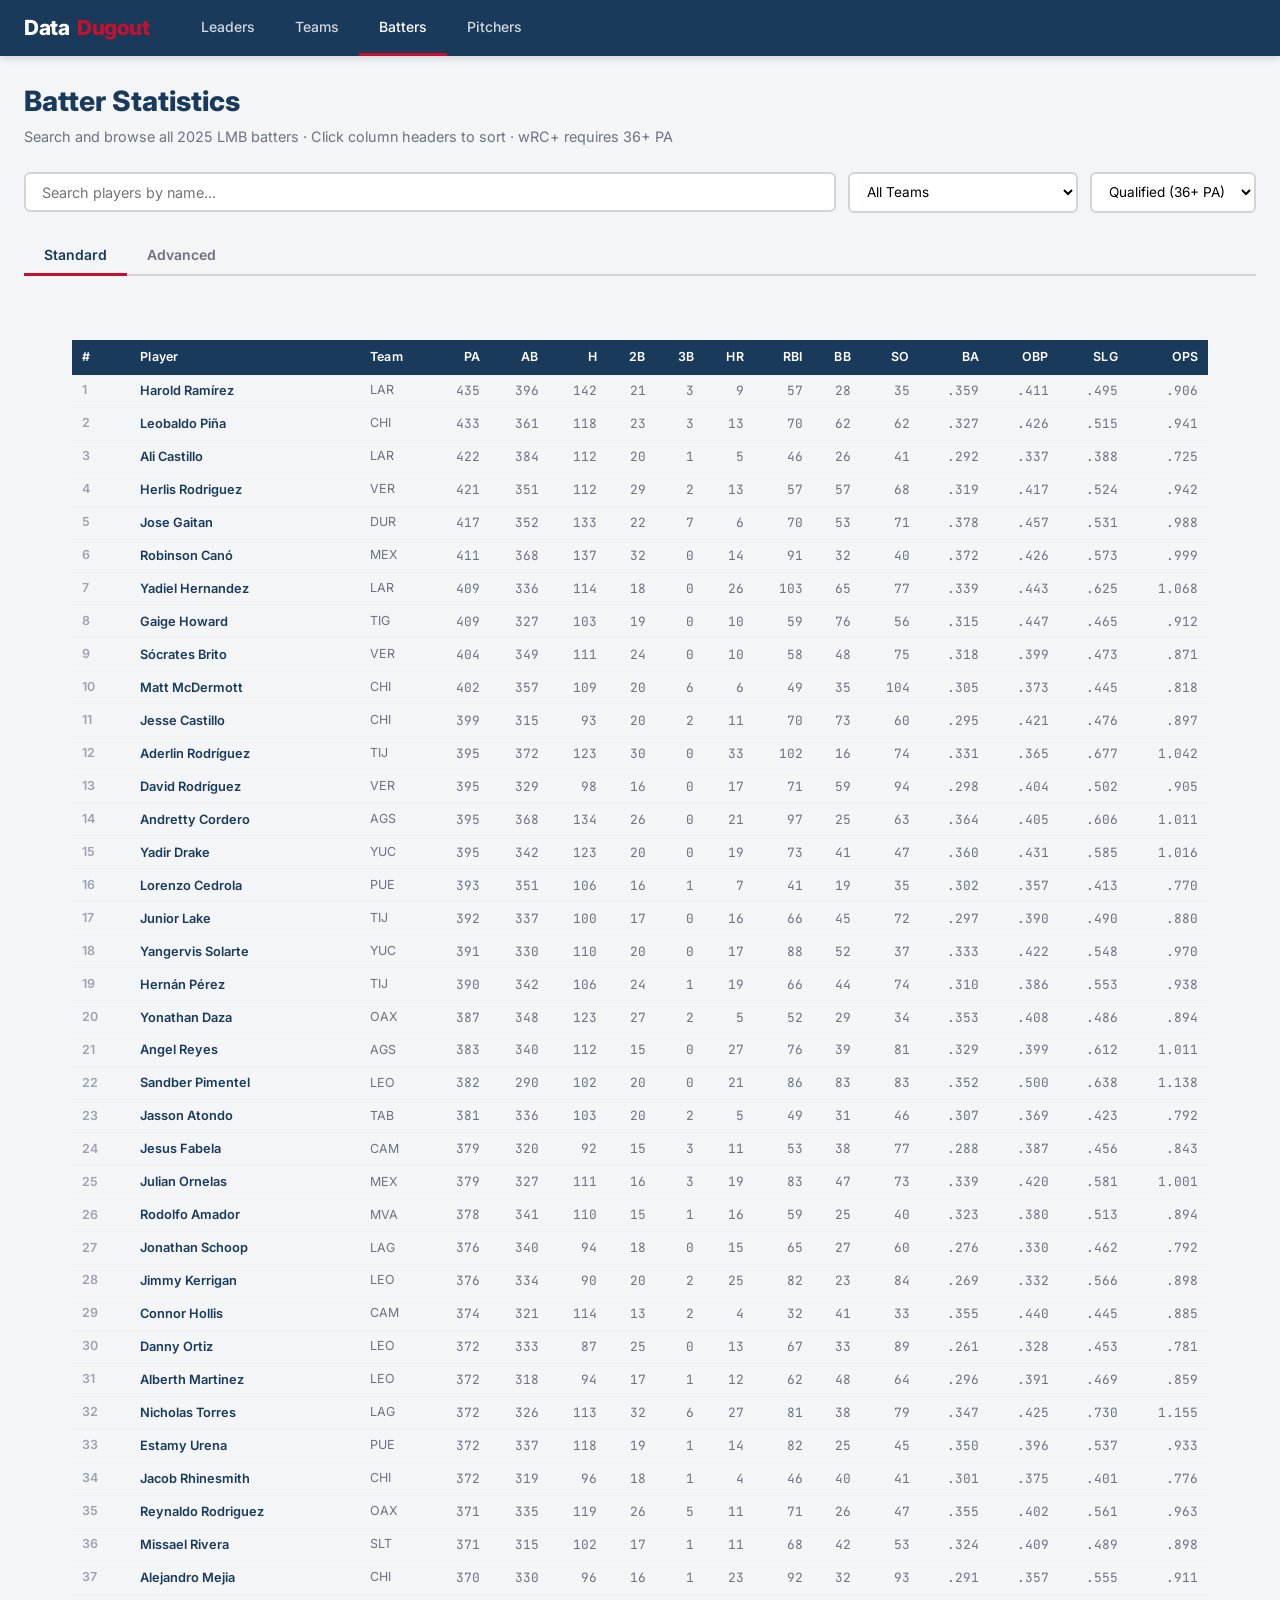
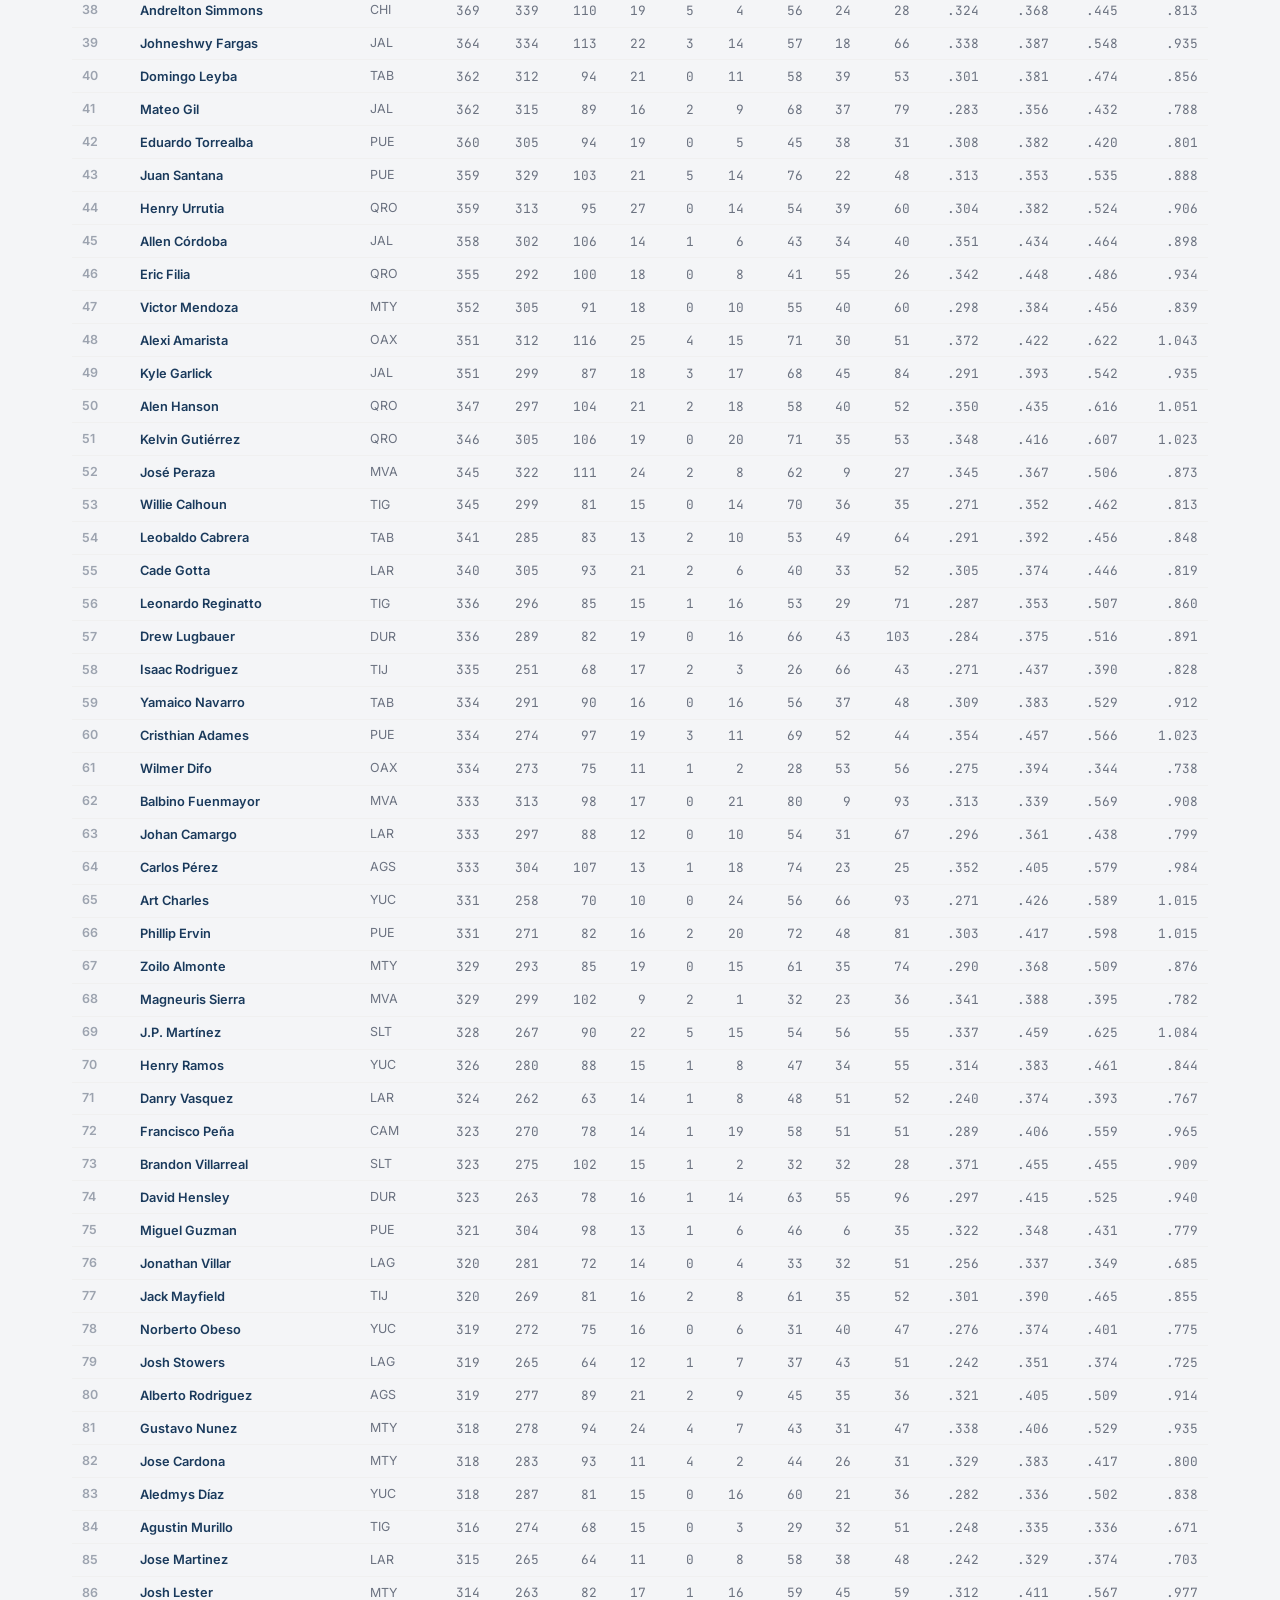
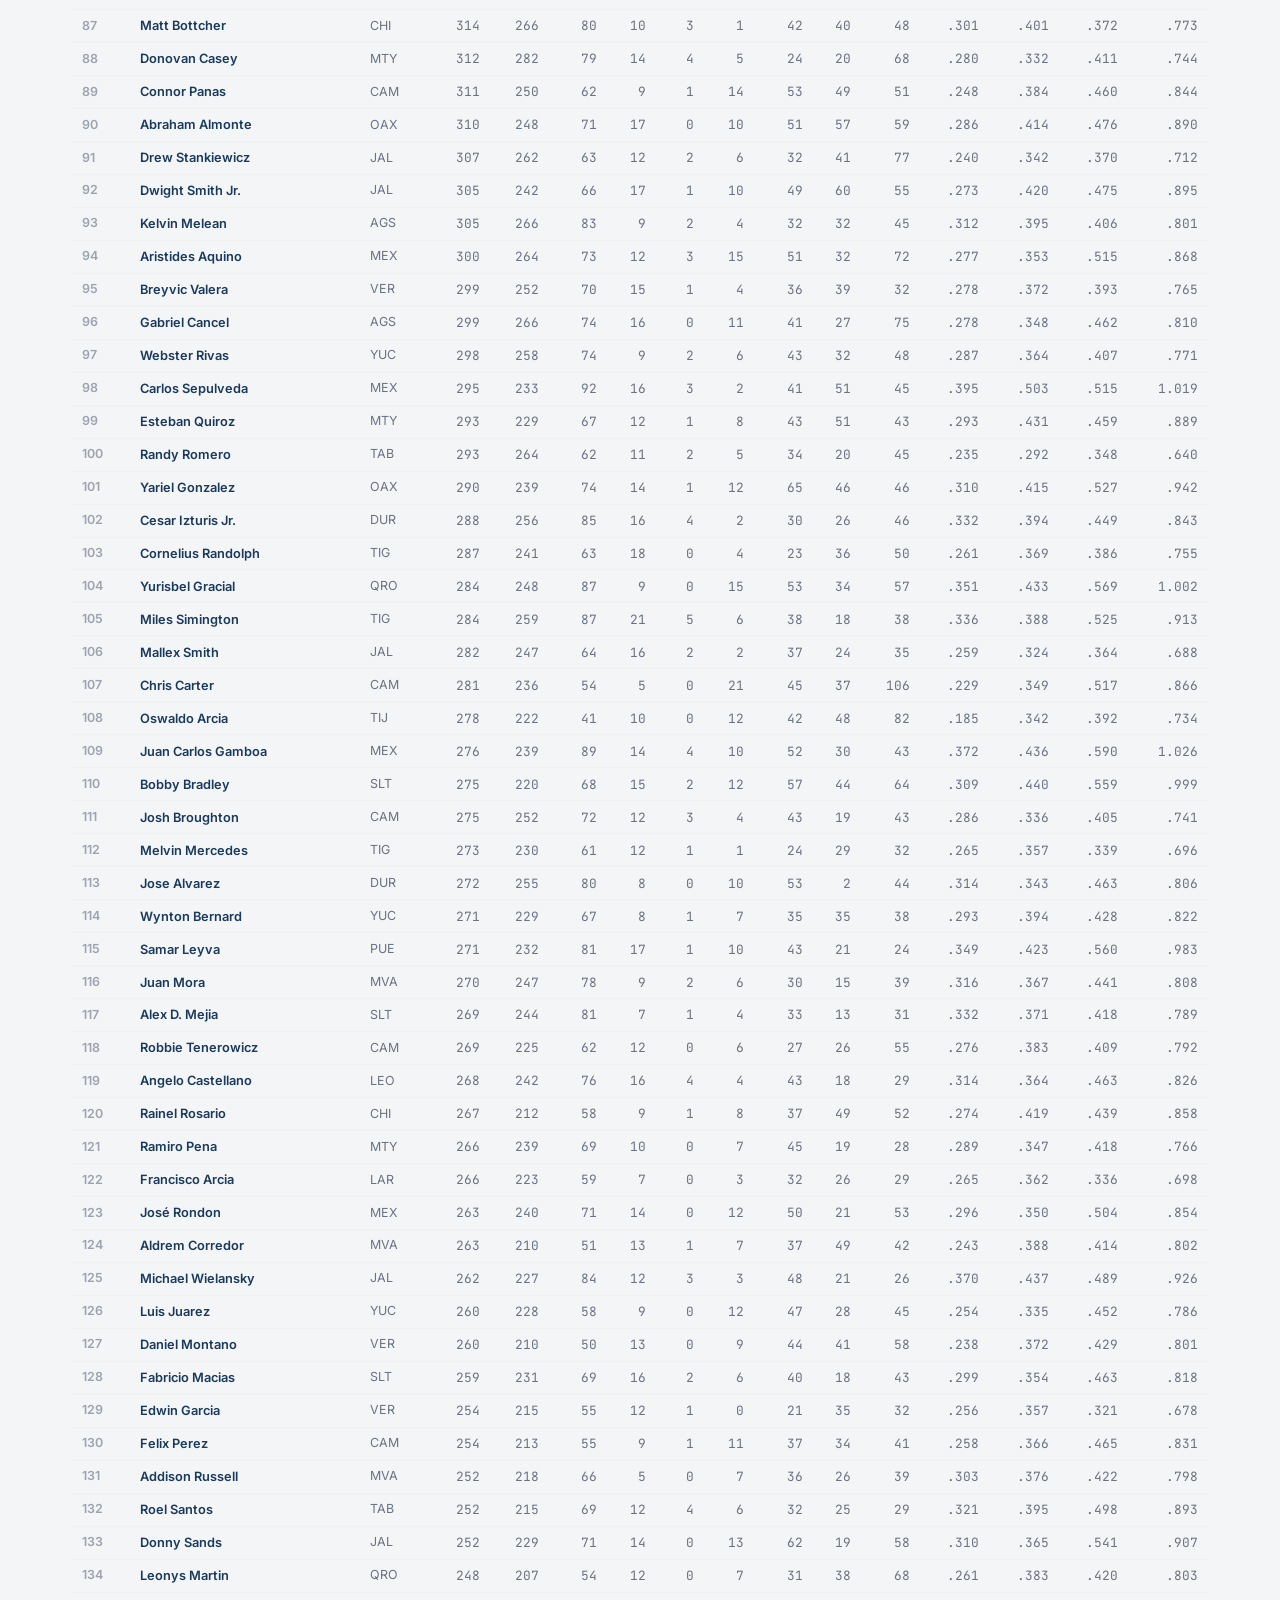
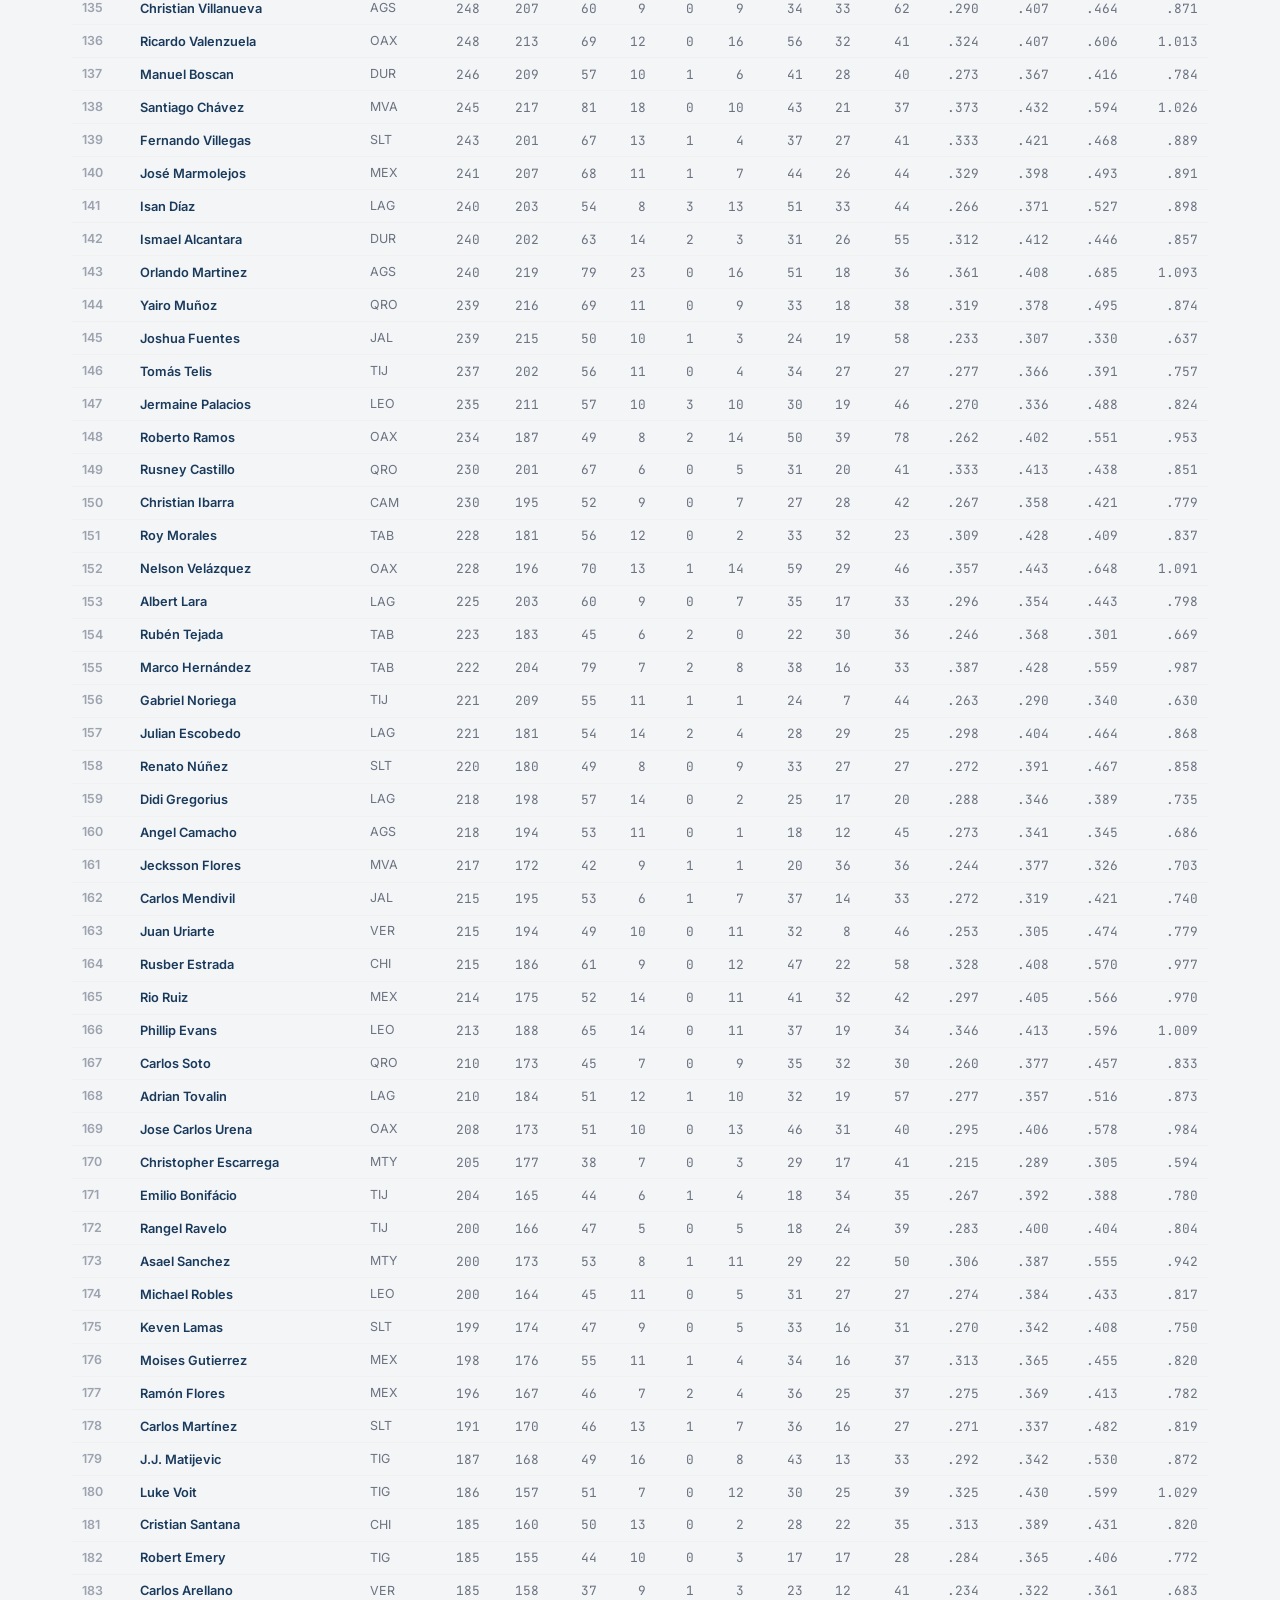
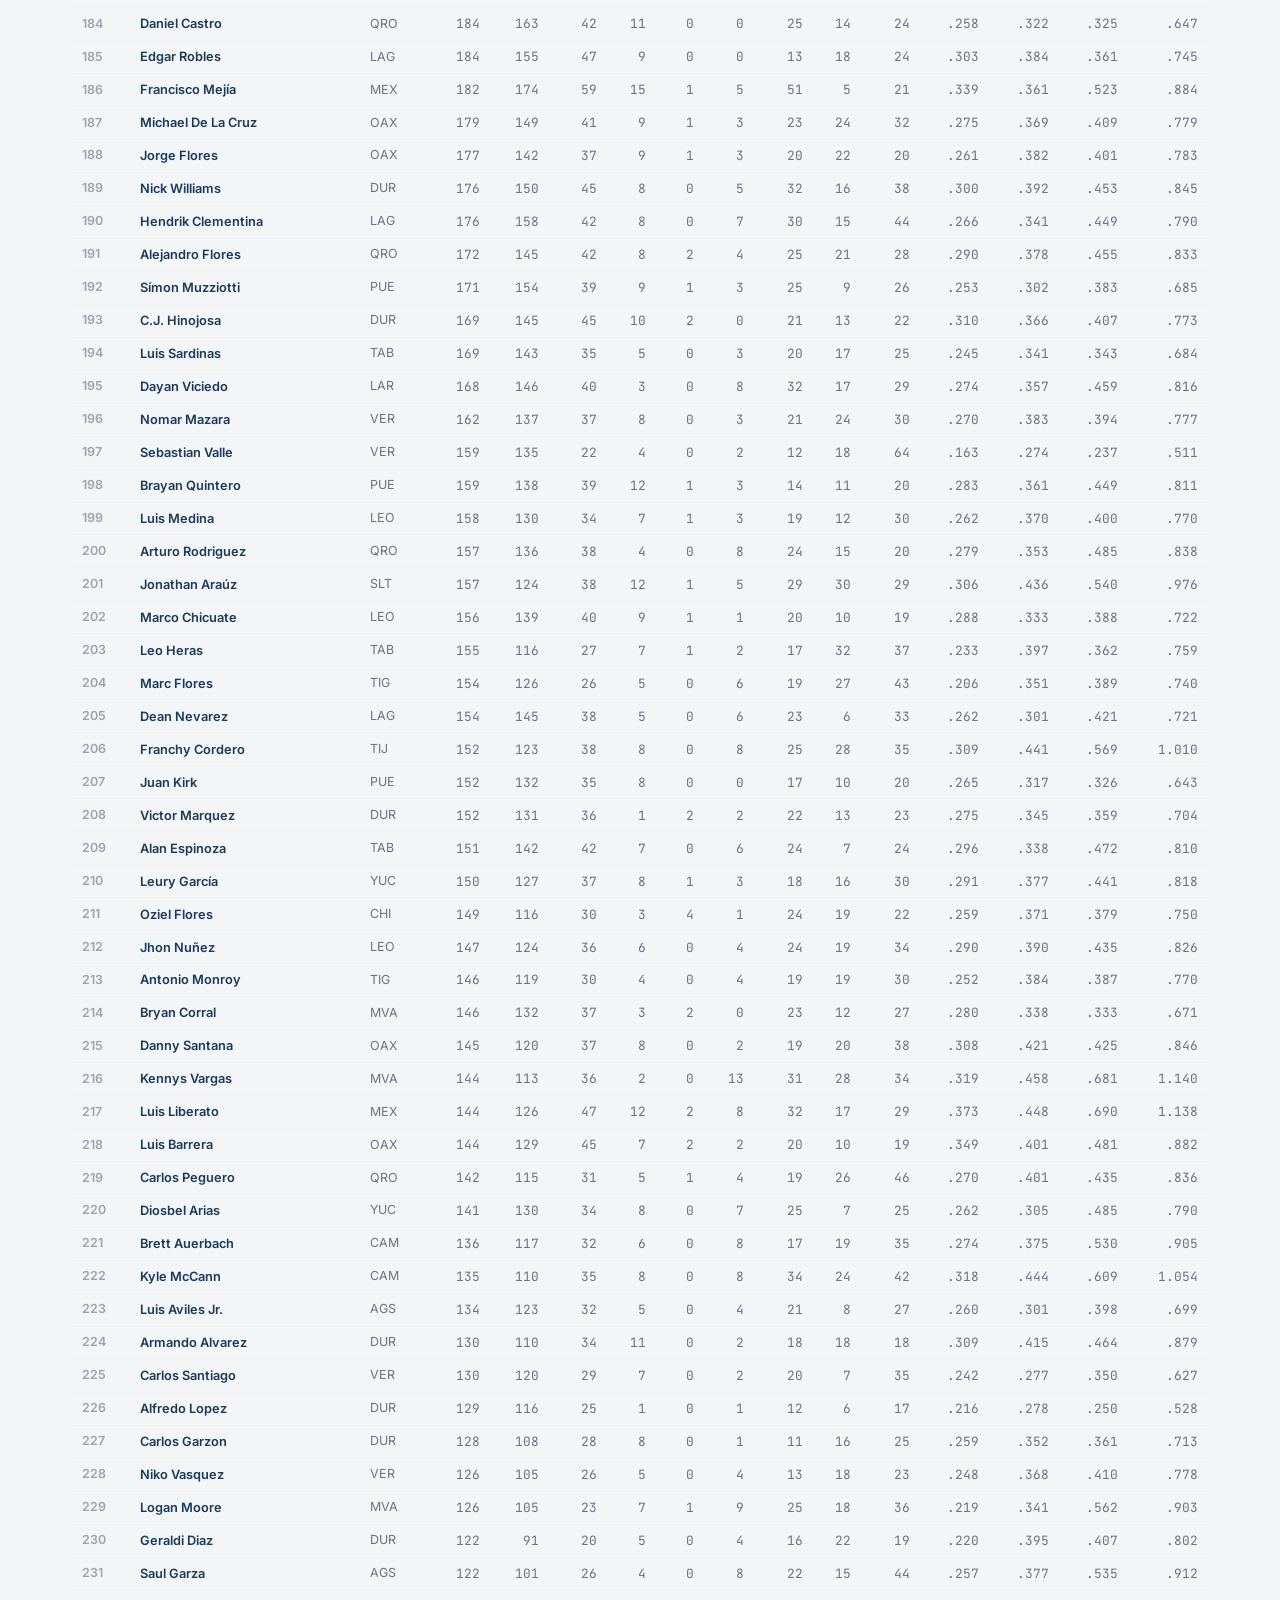
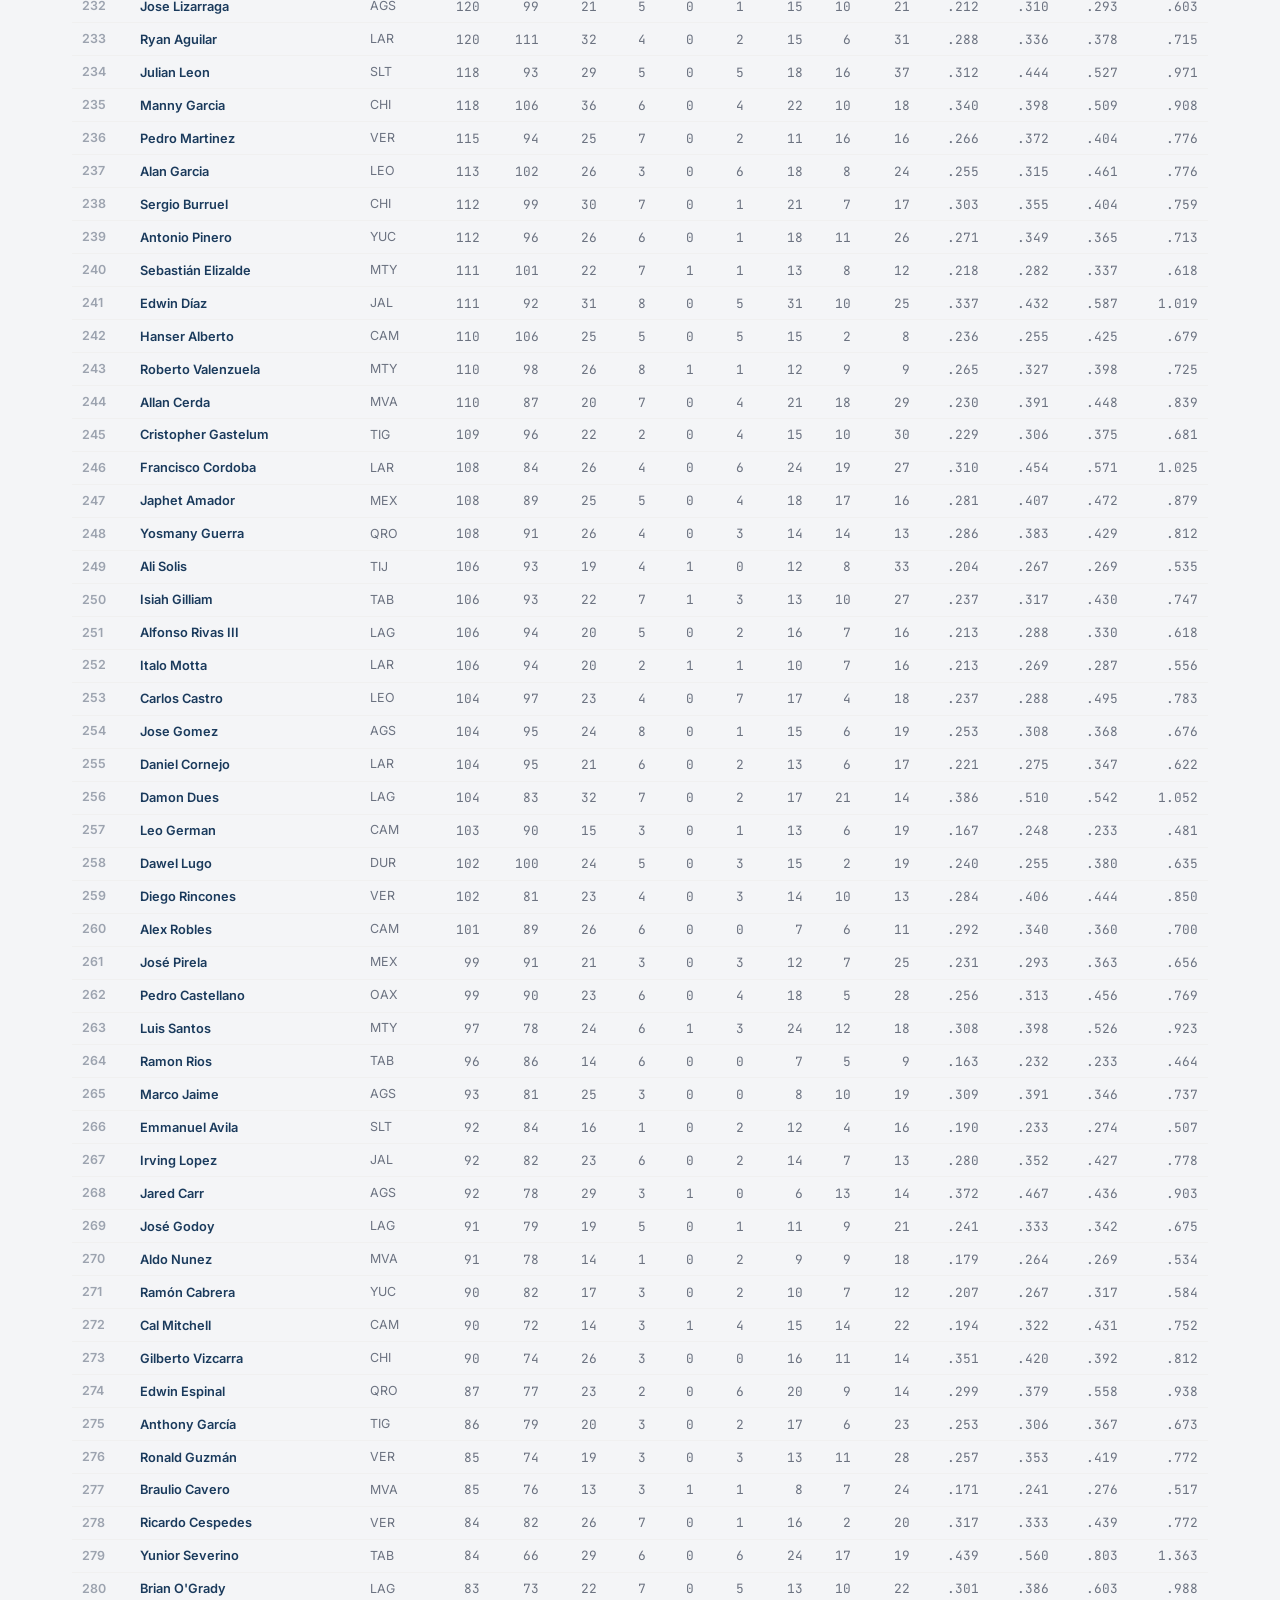
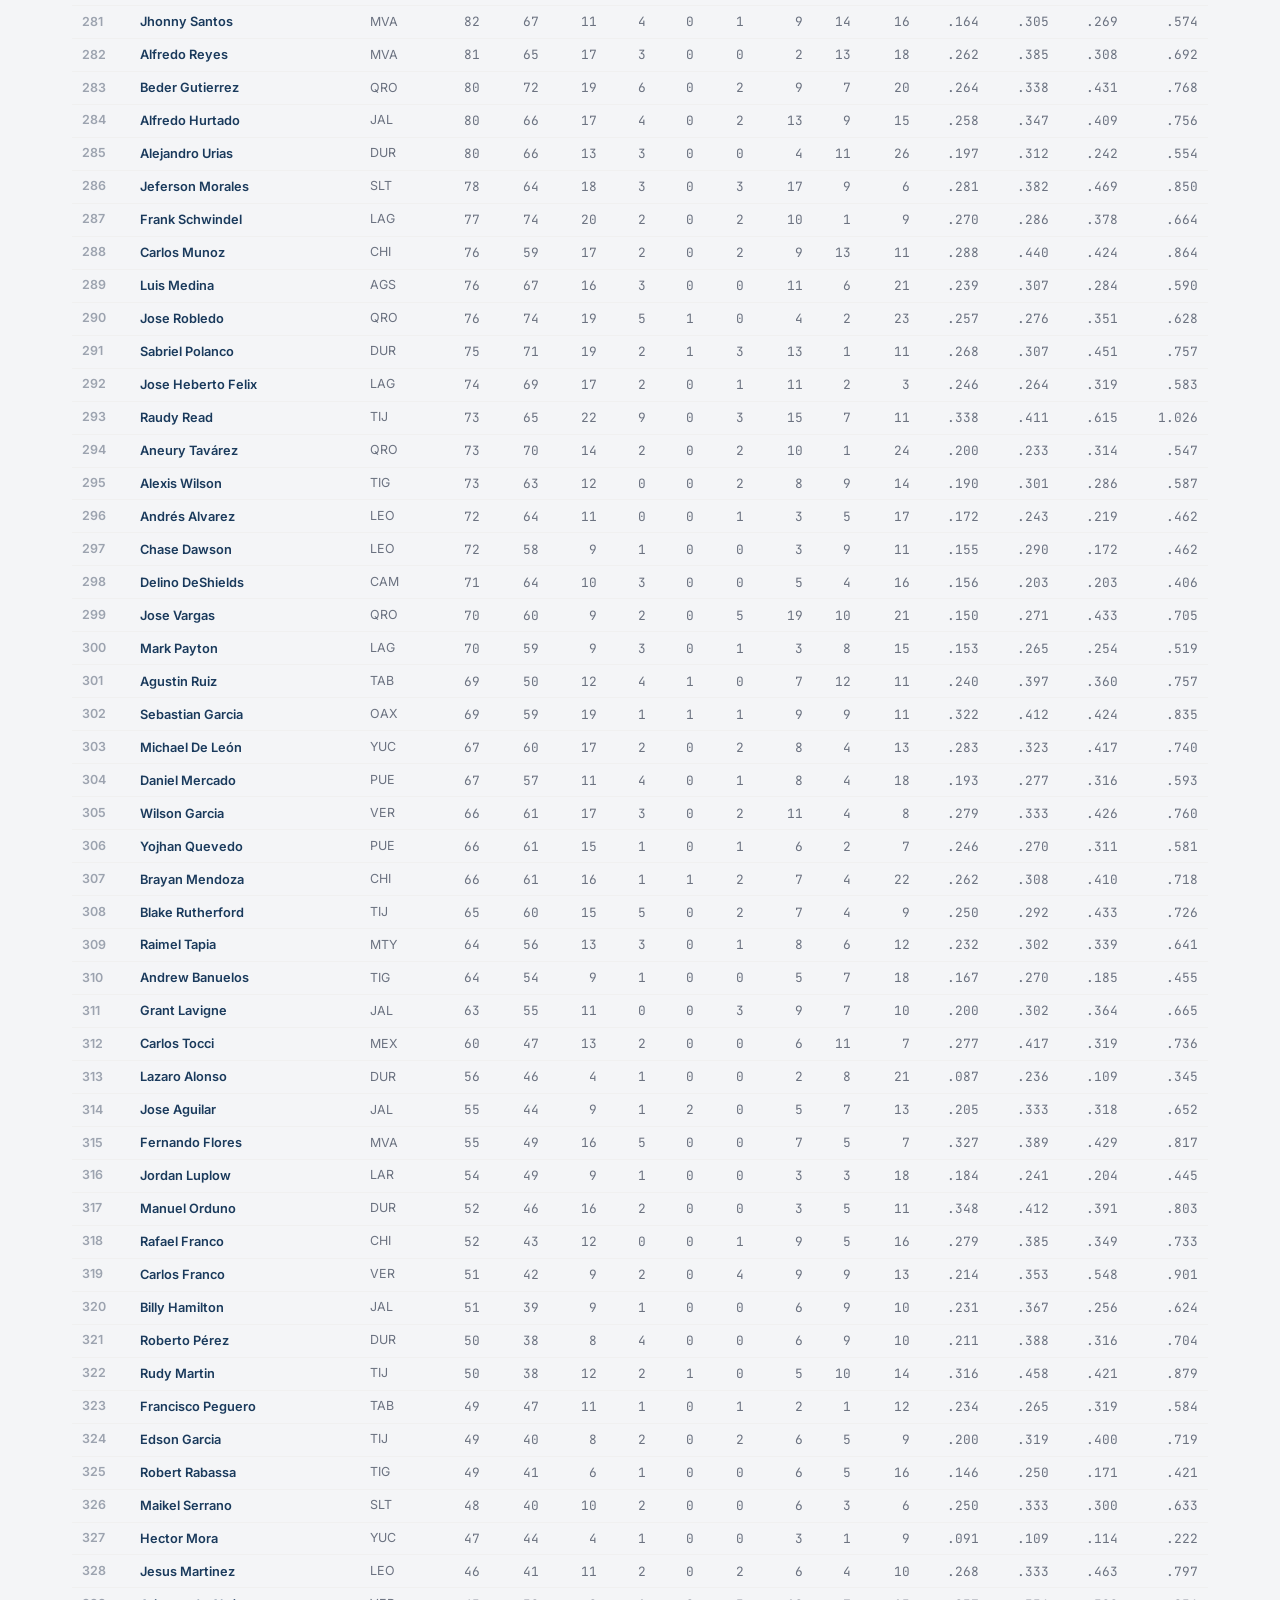
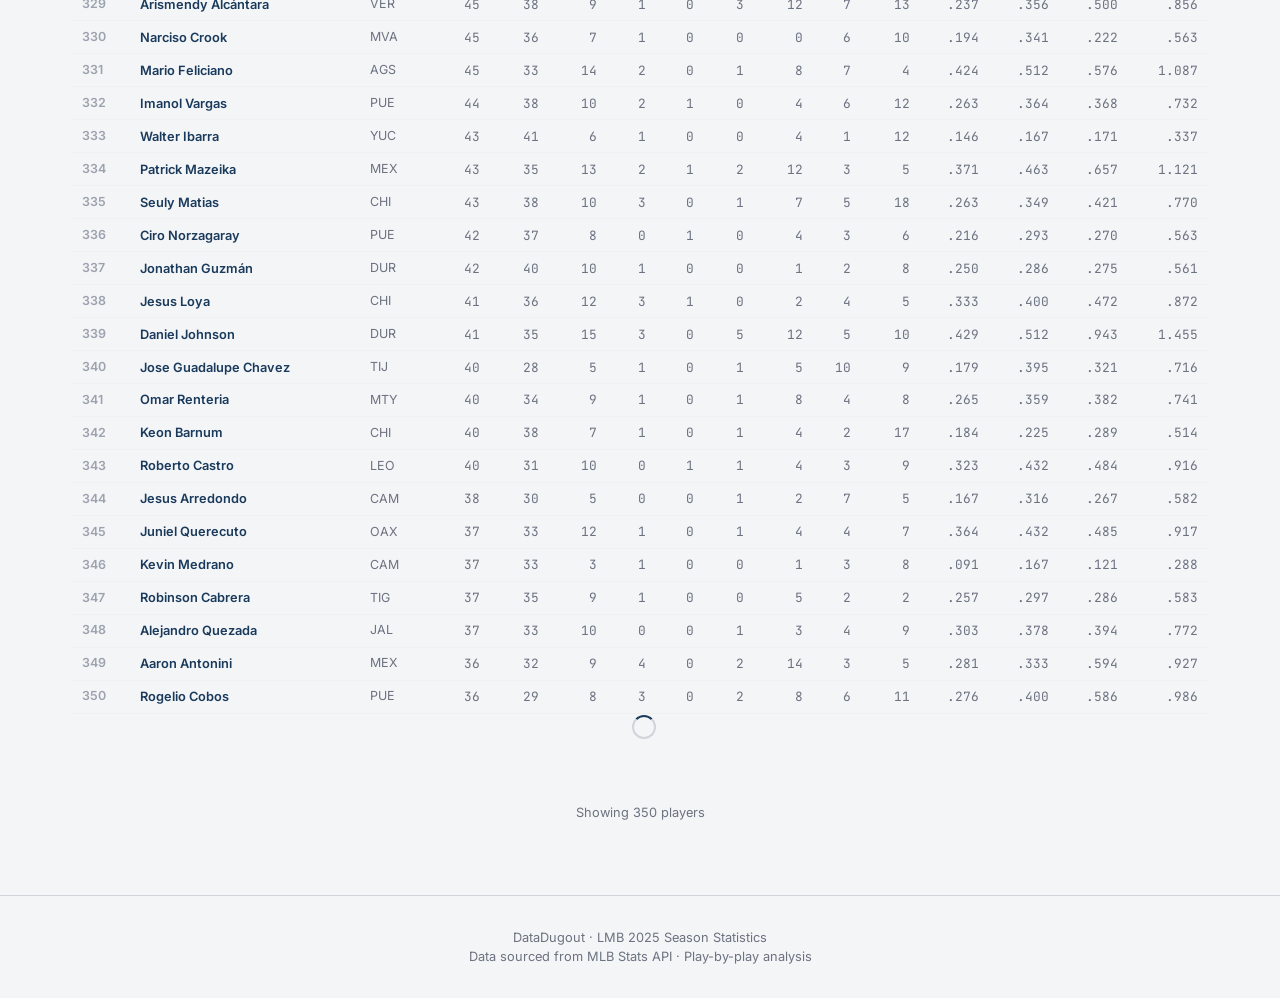
<file: docs/players.html>
<!DOCTYPE html>
<html lang="en">
<head>
  <meta charset="UTF-8">
  <meta name="viewport" content="width=device-width, initial-scale=1.0">
  <title>Player Search - DataDugout</title>
  <link rel="preconnect" href="https://fonts.googleapis.com">
  <link href="https://fonts.googleapis.com/css2?family=Inter:wght@400;500;600;700;800&family=JetBrains+Mono:wght@400;700&display=swap" rel="stylesheet">
  <link rel="stylesheet" href="css/style.css">
</head>
<body>
  <header class="site-header">
    <div class="header-inner">
      <a href="index.html" class="site-logo">Data<span class="accent">Dugout</span></a>
      <nav>
        <a href="index.html">Leaders</a>
        <a href="teams.html">Teams</a>
        <a href="players.html">Batters</a>
        <a href="pitchers.html">Pitchers</a>
      </nav>
    </div>
  </header>

  <main class="container">
    <h1 class="page-title">Batter Statistics</h1>
    <p class="page-subtitle">Search and browse all 2025 LMB batters &middot; Click column headers to sort &middot; wRC+ requires 36+ PA</p>

    <div class="search-bar">
      <input type="text" id="search-input" class="search-input" placeholder="Search players by name...">
      <select id="team-filter" class="filter-select">
        <option value="">All Teams</option>
      </select>
      <select id="qualified-filter" class="filter-select">
        <option value="all">All Players</option>
        <option value="qualified" selected>Qualified (36+ PA)</option>
        <option value="unqualified">Under 36 PA</option>
      </select>
    </div>

    <div class="tabs">
      <button class="tab-btn active" data-tab="standard">Standard</button>
      <button class="tab-btn" data-tab="advanced">Advanced</button>
    </div>

    <div id="tab-standard" class="tab-content">
      <div id="players-table-standard" class="loading">Loading players...</div>
    </div>
    <div id="tab-advanced" class="tab-content" style="display:none">
      <div id="players-table-advanced" class="loading">Loading players...</div>
    </div>

    <div style="text-align:center; padding:1rem; color:var(--text-muted); font-size:0.8rem;" id="result-count"></div>
  </main>

  <footer class="site-footer">
    <p>DataDugout &middot; LMB 2025 Season Statistics</p>
    <p>Data sourced from MLB Stats API &middot; Play-by-play analysis</p>
  </footer>

  <script src="js/shared.js"></script>
  <script>
    let allPlayers = [];
    let teamList = [];

    function getFilteredPlayers() {
      const search = document.getElementById('search-input').value.toLowerCase().trim();
      const teamFilter = document.getElementById('team-filter').value;
      const qualFilter = document.getElementById('qualified-filter').value;

      return allPlayers.filter(p => {
        if (search && !p.name.toLowerCase().includes(search)) return false;
        if (teamFilter && p.team !== teamFilter) return false;
        if (qualFilter === 'qualified' && p.PA < 36) return false;
        if (qualFilter === 'unqualified' && p.PA >= 36) return false;
        return true;
      });
    }

    function updateTables() {
      const filtered = getFilteredPlayers();
      document.getElementById('result-count').textContent = `Showing ${filtered.length} players`;
      renderStatTable('players-table-standard', filtered, BATTING_COLS, { showRank: true, showTeam: true });
      renderStatTable('players-table-advanced', filtered, ADVANCED_COLS, { showRank: true, showTeam: true });
    }

    async function init() {
      [allPlayers, teamList] = await Promise.all([
        loadJSON('players.json'),
        loadJSON('team_list.json')
      ]);

      // Populate team filter
      const teamSelect = document.getElementById('team-filter');
      for (const t of teamList) {
        const opt = document.createElement('option');
        opt.value = t.name;
        opt.textContent = t.name;
        teamSelect.appendChild(opt);
      }

      // Initial render
      updateTables();

      // Event listeners
      document.getElementById('search-input').addEventListener('input', updateTables);
      document.getElementById('team-filter').addEventListener('change', updateTables);
      document.getElementById('qualified-filter').addEventListener('change', updateTables);

      // Tab switching
      document.querySelectorAll('.tab-btn').forEach(btn => {
        btn.addEventListener('click', () => {
          document.querySelectorAll('.tab-btn').forEach(b => b.classList.remove('active'));
          document.querySelectorAll('.tab-content').forEach(c => c.style.display = 'none');
          btn.classList.add('active');
          document.getElementById('tab-' + btn.dataset.tab).style.display = '';
        });
      });
    }
    init();
  </script>
</body>
</html>
</file>
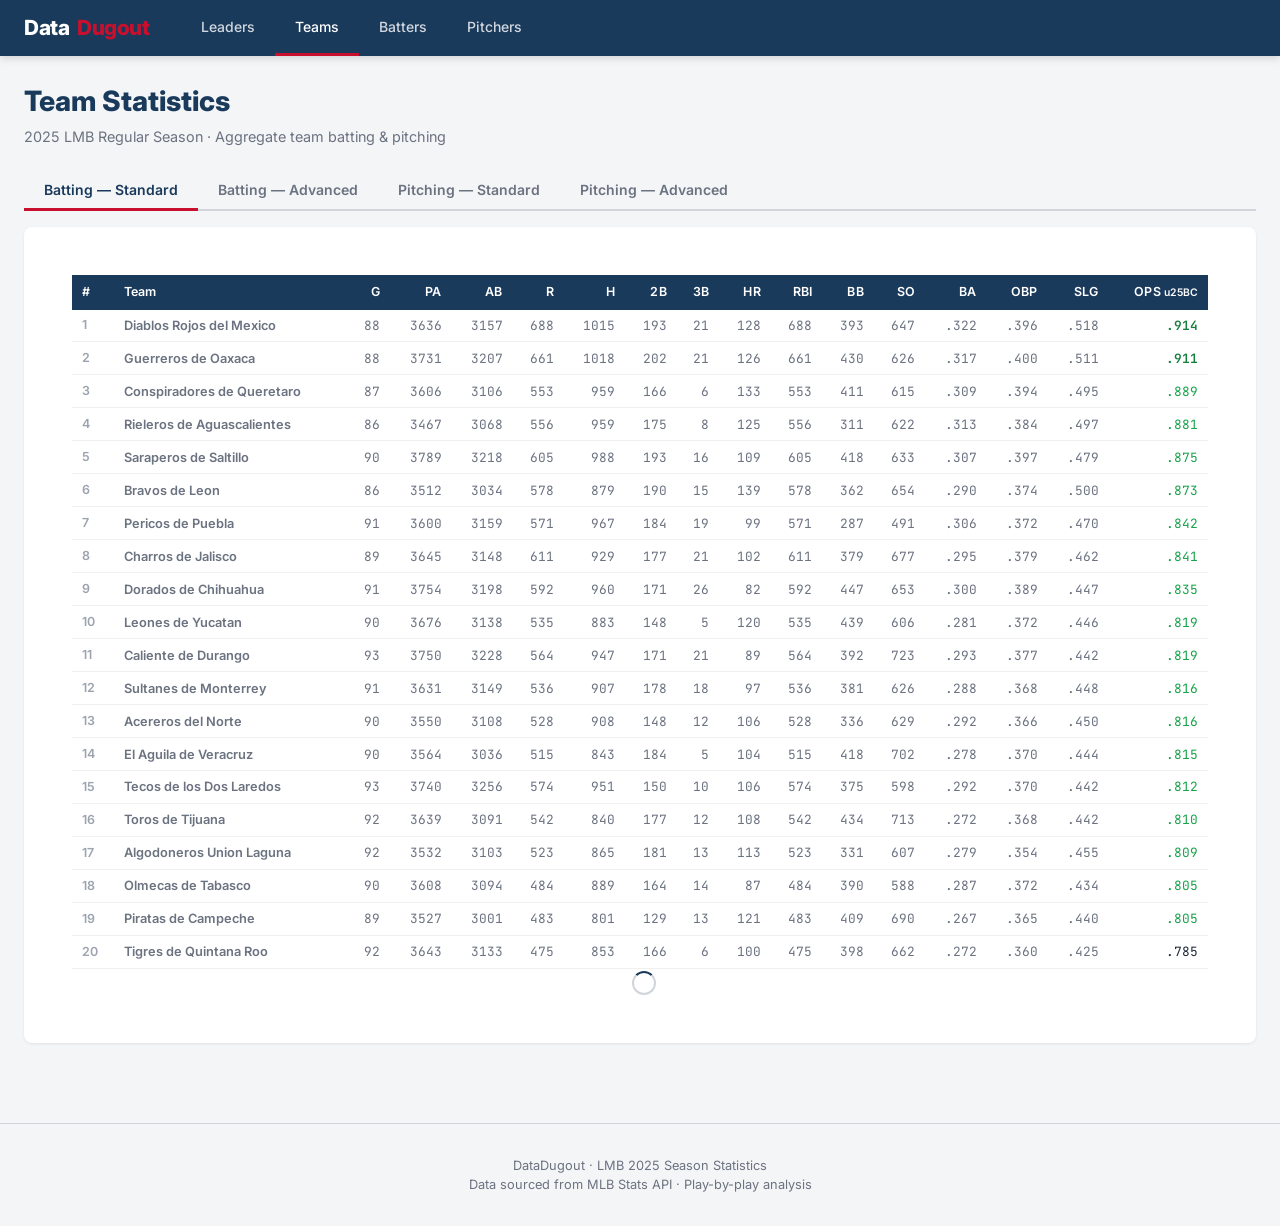
<file: docs/teams.html>
<!DOCTYPE html>
<html lang="en">
<head>
  <meta charset="UTF-8">
  <meta name="viewport" content="width=device-width, initial-scale=1.0">
  <title>Team Statistics - DataDugout</title>
  <link rel="preconnect" href="https://fonts.googleapis.com">
  <link href="https://fonts.googleapis.com/css2?family=Inter:wght@400;500;600;700;800&family=JetBrains+Mono:wght@400;700&display=swap" rel="stylesheet">
  <link rel="stylesheet" href="css/style.css">
</head>
<body>
  <header class="site-header">
    <div class="header-inner">
      <a href="index.html" class="site-logo">Data<span class="accent">Dugout</span></a>
      <nav>
        <a href="index.html">Leaders</a>
        <a href="teams.html">Teams</a>
        <a href="players.html">Batters</a>
        <a href="pitchers.html">Pitchers</a>
      </nav>
    </div>
  </header>

  <main class="container">
    <h1 class="page-title">Team Statistics</h1>
    <p class="page-subtitle">2025 LMB Regular Season &middot; Aggregate team batting &amp; pitching</p>

    <div class="tabs">
      <button class="tab-btn active" data-tab="bat-standard">Batting &mdash; Standard</button>
      <button class="tab-btn" data-tab="bat-advanced">Batting &mdash; Advanced</button>
      <button class="tab-btn" data-tab="pit-standard">Pitching &mdash; Standard</button>
      <button class="tab-btn" data-tab="pit-advanced">Pitching &mdash; Advanced</button>
    </div>

    <div id="tab-bat-standard" class="tab-content">
      <div class="card">
        <div id="team-bat-standard" class="loading">Loading team stats...</div>
      </div>
    </div>
    <div id="tab-bat-advanced" class="tab-content" style="display:none">
      <div class="card">
        <div id="team-bat-advanced" class="loading">Loading team stats...</div>
      </div>
    </div>
    <div id="tab-pit-standard" class="tab-content" style="display:none">
      <div class="card">
        <div id="team-pit-standard" class="loading">Loading team stats...</div>
      </div>
    </div>
    <div id="tab-pit-advanced" class="tab-content" style="display:none">
      <div class="card">
        <div id="team-pit-advanced" class="loading">Loading team stats...</div>
      </div>
    </div>
  </main>

  <footer class="site-footer">
    <p>DataDugout &middot; LMB 2025 Season Statistics</p>
    <p>Data sourced from MLB Stats API &middot; Play-by-play analysis</p>
  </footer>

  <script src="js/shared.js"></script>
  <script>
    // ── Batting column definitions ──
    const TEAM_BAT_STD = [
      { key: 'G',   label: 'G',   fmt: fmtInt },
      { key: 'PA',  label: 'PA',  fmt: fmtInt },
      { key: 'AB',  label: 'AB',  fmt: fmtInt },
      { key: 'R',   label: 'R',   fmt: fmtInt },
      { key: 'H',   label: 'H',   fmt: fmtInt },
      { key: '2B',  label: '2B',  fmt: fmtInt },
      { key: '3B',  label: '3B',  fmt: fmtInt },
      { key: 'HR',  label: 'HR',  fmt: fmtInt },
      { key: 'RBI', label: 'RBI', fmt: fmtInt },
      { key: 'BB',  label: 'BB',  fmt: fmtInt },
      { key: 'SO',  label: 'SO',  fmt: fmtInt },
      { key: 'BA',  label: 'BA',  fmt: fmtAvg },
      { key: 'OBP', label: 'OBP', fmt: fmtAvg },
      { key: 'SLG', label: 'SLG', fmt: fmtAvg },
      { key: 'OPS', label: 'OPS', fmt: fmtAvg, colorKey: 'OPS' },
    ];

    const TEAM_BAT_ADV = [
      { key: 'G',     label: 'G',     fmt: fmtInt },
      { key: 'PA',    label: 'PA',    fmt: fmtInt },
      { key: 'wOBA',  label: 'wOBA',  fmt: fmtAvg, colorKey: 'wOBA' },
      { key: 'ISO',   label: 'ISO',   fmt: fmtAvg },
      { key: 'BABIP', label: 'BABIP', fmt: fmtAvg },
      { key: 'BB%',   label: 'BB%',   fmt: fmtPct },
      { key: 'K%',    label: 'K%',    fmt: fmtPct },
      { key: 'P/PA',  label: 'P/PA',  fmt: fmtDec2 },
      { key: 'RAA',   label: 'RAA',   fmt: fmtDec1 },
      { key: 'PF100', label: 'PF',    fmt: fmtInt,
        title: 'Park Factor (100 = neutral)' },
    ];

    // ── Pitching column definitions ──
    const TEAM_PIT_STD = [
      { key: 'G',    label: 'G',    fmt: fmtInt },
      { key: 'IP',   label: 'IP',   fmt: fmtIP  },
      { key: 'BF',   label: 'BF',   fmt: fmtInt },
      { key: 'H',    label: 'H',    fmt: fmtInt },
      { key: 'HR',   label: 'HR',   fmt: fmtInt },
      { key: 'BB',   label: 'BB',   fmt: fmtInt },
      { key: 'HBP',  label: 'HBP',  fmt: fmtInt },
      { key: 'K',    label: 'K',    fmt: fmtInt },
      { key: 'R',    label: 'R',    fmt: fmtInt },
      { key: 'ERA',  label: 'ERA',  fmt: fmtDec2, colorKey: 'ERA'  },
      { key: 'WHIP', label: 'WHIP', fmt: fmtDec2, colorKey: 'WHIP' },
      { key: 'BAA',  label: 'BAA',  fmt: fmtAvg  },
    ];

    const TEAM_PIT_ADV = [
      { key: 'G',    label: 'G',    fmt: fmtInt },
      { key: 'IP',   label: 'IP',   fmt: fmtIP  },
      { key: 'FIP',  label: 'FIP',  fmt: fmtDec2, colorKey: 'FIP' },
      { key: 'K/9',  label: 'K/9',  fmt: fmtDec2 },
      { key: 'BB/9', label: 'BB/9', fmt: fmtDec2 },
      { key: 'HR/9', label: 'HR/9', fmt: fmtDec2 },
      { key: 'K/BB', label: 'K/BB', fmt: fmtDec2 },
      { key: 'K%',   label: 'K%',   fmt: fmtPct  },
      { key: 'BB%',  label: 'BB%',  fmt: fmtPct  },
    ];

    function renderTeamTable(containerId, data, cols, sortDefault, sortDir = 'desc') {
      const container = document.getElementById(containerId);
      let currentSort = sortDefault;
      let currentDir  = sortDir;

      function sorted(arr) {
        return [...arr].sort((a, b) => {
          const va = parseFloat(a[currentSort]) || 0;
          const vb = parseFloat(b[currentSort]) || 0;
          return currentDir === 'desc' ? vb - va : va - vb;
        });
      }

      function render(arr) {
        let html = '<div class="table-wrapper"><table class="stat-table"><thead><tr>';
        html += '<th class="col-rank">#</th>';
        html += '<th class="col-name">Team</th>';
        for (const col of cols) {
          const cls = currentSort === col.key
            ? (currentDir === 'asc' ? 'sort-asc' : 'sort-desc') : '';
          const title = col.title ? ` title="${col.title}"` : '';
          html += `<th data-col="${col.key}" class="${cls}"${title}>${col.label}</th>`;
        }
        html += '</tr></thead><tbody>';

        const s = sorted(arr);
        for (let i = 0; i < s.length; i++) {
          const t = s[i];
          html += `<tr>
            <td class="col-rank">${i + 1}</td>
            <td class="col-name">${t.name}</td>`;
          for (const col of cols) {
            const val = t[col.key];
            const colorCls = col.colorKey ? getStatColorClass(col.colorKey, val) : '';
            html += `<td class="${colorCls}">${col.fmt(val)}</td>`;
          }
          html += '</tr>';
        }
        html += '</tbody></table></div>';
        container.innerHTML = html;

        container.querySelectorAll('th[data-col]').forEach(th => {
          th.addEventListener('click', () => {
            const col = th.dataset.col;
            if (currentSort === col) currentDir = currentDir === 'desc' ? 'asc' : 'desc';
            else { currentSort = col; currentDir = 'desc'; }
            render(arr);
          });
        });
      }

      render(data);
    }

    async function init() {
      const [teams, teamPitching] = await Promise.all([
        loadJSON('teams.json'),
        loadJSON('team_pitching.json'),
      ]);

      renderTeamTable('team-bat-standard', teams, TEAM_BAT_STD, 'OPS', 'desc');
      renderTeamTable('team-bat-advanced', teams, TEAM_BAT_ADV, 'wOBA', 'desc');
      renderTeamTable('team-pit-standard', teamPitching, TEAM_PIT_STD, 'ERA', 'asc');
      renderTeamTable('team-pit-advanced', teamPitching, TEAM_PIT_ADV, 'FIP', 'asc');

      document.querySelectorAll('.tab-btn').forEach(btn => {
        btn.addEventListener('click', () => {
          document.querySelectorAll('.tab-btn').forEach(b => b.classList.remove('active'));
          document.querySelectorAll('.tab-content').forEach(c => c.style.display = 'none');
          btn.classList.add('active');
          document.getElementById('tab-' + btn.dataset.tab).style.display = '';
        });
      });
    }
    init();
  </script>
</body>
</html>
</file>
<file: docs/css/style.css>
:root {
  --primary: #1a3a5c;
  --primary-light: #2a5a8c;
  --accent: #c8102e;
  --accent-hover: #a00d24;
  --bg: #f4f5f7;
  --surface: #ffffff;
  --border: #d1d5db;
  --text: #1f2937;
  --text-muted: #6b7280;
  --text-light: #9ca3af;
  --positive: #16a34a;
  --negative: #dc2626;
  --highlight-row: #f0f7ff;
  --table-header: #1a3a5c;
  --table-header-text: #ffffff;
  --gold: #d4a017;
  --silver: #8a8a8a;
  --bronze: #b87333;
  --font: 'Inter', -apple-system, BlinkMacSystemFont, 'Segoe UI', sans-serif;
  --font-mono: 'JetBrains Mono', 'Fira Code', monospace;
}

* { margin: 0; padding: 0; box-sizing: border-box; }

body {
  font-family: var(--font);
  background: var(--bg);
  color: var(--text);
  line-height: 1.5;
  min-height: 100vh;
}

/* ── Header / Nav ── */
.site-header {
  background: var(--primary);
  color: white;
  padding: 0;
  position: sticky;
  top: 0;
  z-index: 100;
  box-shadow: 0 2px 8px rgba(0,0,0,0.15);
}
.header-inner {
  max-width: 1280px;
  margin: 0 auto;
  display: flex;
  align-items: center;
  padding: 0 1.5rem;
  height: 56px;
}
.site-logo {
  font-size: 1.3rem;
  font-weight: 800;
  letter-spacing: -0.5px;
  color: white;
  text-decoration: none;
  display: flex;
  align-items: center;
  gap: 0.5rem;
}
.site-logo .accent { color: var(--accent); }
.site-logo:hover { opacity: 0.9; }

nav {
  display: flex;
  gap: 0;
  margin-left: 2rem;
}
nav a {
  color: rgba(255,255,255,0.8);
  text-decoration: none;
  font-size: 0.875rem;
  font-weight: 500;
  padding: 1rem 1.25rem;
  transition: all 0.15s;
  border-bottom: 3px solid transparent;
}
nav a:hover { color: white; background: rgba(255,255,255,0.08); }
nav a.active { color: white; border-bottom-color: var(--accent); }

/* ── Main Content ── */
.container {
  max-width: 1280px;
  margin: 0 auto;
  padding: 1.5rem;
}

.page-title {
  font-size: 1.75rem;
  font-weight: 800;
  margin-bottom: 0.25rem;
  color: var(--primary);
}
.page-subtitle {
  color: var(--text-muted);
  font-size: 0.9rem;
  margin-bottom: 1.5rem;
}

/* ── Cards ── */
.card {
  background: var(--surface);
  border-radius: 8px;
  box-shadow: 0 1px 3px rgba(0,0,0,0.08);
  overflow: hidden;
  margin-bottom: 1.5rem;
}
.card-header {
  background: var(--table-header);
  color: var(--table-header-text);
  padding: 0.75rem 1rem;
  font-weight: 700;
  font-size: 0.95rem;
  display: flex;
  align-items: center;
  justify-content: space-between;
}
.card-body { padding: 1rem; }

/* ── Tables ── */
.stat-table {
  width: 100%;
  border-collapse: collapse;
  font-size: 0.82rem;
}
.stat-table th {
  background: var(--table-header);
  color: var(--table-header-text);
  padding: 0.5rem 0.6rem;
  text-align: right;
  font-weight: 600;
  position: sticky;
  top: 0;
  white-space: nowrap;
  font-size: 0.78rem;
  letter-spacing: 0.02em;
  cursor: pointer;
  user-select: none;
}
.stat-table th:hover { background: var(--primary-light); }
.stat-table th.sort-asc::after { content: ' \u25B2'; font-size: 0.65rem; }
.stat-table th.sort-desc::after { content: ' \u25BC'; font-size: 0.65rem; }
.stat-table th:first-child,
.stat-table td:first-child { text-align: left; }
.stat-table th.col-name,
.stat-table td.col-name { text-align: left; min-width: 140px; }
.stat-table th.col-team,
.stat-table td.col-team { text-align: left; }

.stat-table td {
  padding: 0.4rem 0.6rem;
  text-align: right;
  border-bottom: 1px solid #f0f0f0;
  font-family: var(--font-mono);
  font-size: 0.8rem;
}
.stat-table td.col-name {
  font-family: var(--font);
  font-weight: 600;
}
.stat-table td.col-name a {
  color: var(--primary);
  text-decoration: none;
}
.stat-table td.col-name a:hover {
  color: var(--accent);
  text-decoration: underline;
}
.stat-table td.col-team {
  font-family: var(--font);
  color: var(--text-muted);
  font-size: 0.78rem;
}
.stat-table tr:hover td { background: var(--highlight-row); }
.stat-table td.col-rank {
  color: var(--text-light);
  font-family: var(--font);
  font-weight: 600;
  font-size: 0.78rem;
}

/* ── Leader Cards Grid ── */
.leaders-grid {
  display: grid;
  grid-template-columns: repeat(auto-fill, minmax(280px, 1fr));
  gap: 1rem;
  margin-bottom: 1.5rem;
}
.leader-card {
  background: var(--surface);
  border-radius: 8px;
  box-shadow: 0 1px 3px rgba(0,0,0,0.08);
  overflow: hidden;
  transition: box-shadow 0.15s;
}
.leader-card:hover { box-shadow: 0 4px 12px rgba(0,0,0,0.12); }
.leader-card-header {
  background: var(--table-header);
  color: var(--table-header-text);
  padding: 0.6rem 0.85rem;
  font-weight: 700;
  font-size: 0.85rem;
}
.leader-list {
  list-style: none;
  padding: 0;
}
.leader-list li {
  display: flex;
  align-items: center;
  padding: 0.35rem 0.85rem;
  font-size: 0.82rem;
  border-bottom: 1px solid #f5f5f5;
  gap: 0.5rem;
}
.leader-list li:last-child { border-bottom: none; }
.leader-rank {
  width: 20px;
  font-weight: 700;
  color: var(--text-light);
  font-size: 0.75rem;
  flex-shrink: 0;
}
.leader-rank.rank-1 { color: var(--gold); }
.leader-rank.rank-2 { color: var(--silver); }
.leader-rank.rank-3 { color: var(--bronze); }
.leader-name {
  flex: 1;
  min-width: 0;
  overflow: hidden;
  text-overflow: ellipsis;
  white-space: nowrap;
}
.leader-name a {
  color: var(--text);
  text-decoration: none;
  font-weight: 500;
}
.leader-name a:hover { color: var(--accent); }
.leader-team {
  color: var(--text-muted);
  font-size: 0.72rem;
  flex-shrink: 0;
}
.leader-value {
  font-family: var(--font-mono);
  font-weight: 700;
  font-size: 0.82rem;
  flex-shrink: 0;
  min-width: 45px;
  text-align: right;
}

/* ── Search ── */
.search-bar {
  display: flex;
  gap: 0.75rem;
  margin-bottom: 1.5rem;
  flex-wrap: wrap;
  align-items: center;
}
.search-input {
  flex: 1;
  min-width: 220px;
  padding: 0.6rem 1rem;
  border: 2px solid var(--border);
  border-radius: 6px;
  font-size: 0.9rem;
  font-family: var(--font);
  transition: border-color 0.15s;
}
.search-input:focus {
  outline: none;
  border-color: var(--primary);
  box-shadow: 0 0 0 3px rgba(26,58,92,0.1);
}
.filter-select {
  padding: 0.6rem 0.8rem;
  border: 2px solid var(--border);
  border-radius: 6px;
  font-size: 0.85rem;
  font-family: var(--font);
  background: white;
  cursor: pointer;
  min-width: 160px;
}
.filter-select:focus {
  outline: none;
  border-color: var(--primary);
}

/* ── Player Profile ── */
.player-header {
  background: linear-gradient(135deg, var(--primary), var(--primary-light));
  color: white;
  padding: 1.5rem;
  border-radius: 8px;
  margin-bottom: 1.5rem;
}
.player-name {
  font-size: 1.75rem;
  font-weight: 800;
}
.player-team-info {
  font-size: 0.95rem;
  opacity: 0.85;
  margin-top: 0.25rem;
}
.player-headline-stats {
  display: flex;
  gap: 1.5rem;
  margin-top: 1rem;
  flex-wrap: wrap;
}
.headline-stat {
  text-align: center;
}
.headline-stat-value {
  font-size: 1.5rem;
  font-weight: 800;
  font-family: var(--font-mono);
}
.headline-stat-label {
  font-size: 0.72rem;
  text-transform: uppercase;
  letter-spacing: 0.05em;
  opacity: 0.7;
}

/* ── Tabs ── */
.tabs {
  display: flex;
  gap: 0;
  margin-bottom: 1rem;
  border-bottom: 2px solid var(--border);
}
.tab-btn {
  padding: 0.6rem 1.25rem;
  background: none;
  border: none;
  font-family: var(--font);
  font-size: 0.875rem;
  font-weight: 600;
  color: var(--text-muted);
  cursor: pointer;
  border-bottom: 3px solid transparent;
  margin-bottom: -2px;
  transition: all 0.15s;
}
.tab-btn:hover { color: var(--text); }
.tab-btn.active {
  color: var(--primary);
  border-bottom-color: var(--accent);
}

/* ── Splits section ── */
.splits-section { margin-top: 1rem; }
.splits-filters {
  display: flex;
  gap: 0.75rem;
  margin-bottom: 1rem;
  flex-wrap: wrap;
}

/* ── Table wrapper for horizontal scroll ── */
.table-wrapper {
  overflow-x: auto;
  -webkit-overflow-scrolling: touch;
}

/* ── Footer ── */
.site-footer {
  text-align: center;
  padding: 2rem;
  color: var(--text-muted);
  font-size: 0.8rem;
  margin-top: 2rem;
  border-top: 1px solid var(--border);
}
.site-footer a { color: var(--primary); text-decoration: none; }
.site-footer a:hover { text-decoration: underline; }

/* ── Loading ── */
.loading {
  text-align: center;
  padding: 3rem;
  color: var(--text-muted);
}
.loading::after {
  content: '';
  display: inline-block;
  width: 20px;
  height: 20px;
  border: 2px solid var(--border);
  border-top-color: var(--primary);
  border-radius: 50%;
  animation: spin 0.8s linear infinite;
  margin-left: 0.5rem;
  vertical-align: middle;
}
@keyframes spin { to { transform: rotate(360deg); } }

/* ── Badge ── */
.badge {
  display: inline-block;
  padding: 0.15rem 0.5rem;
  border-radius: 4px;
  font-size: 0.7rem;
  font-weight: 600;
}
.badge-qualified { background: #dcfce7; color: #166534; }
.badge-partial { background: #fef3c7; color: #92400e; }

/* ── Stat color coding (FanGraphs-style) ── */
.stat-elite { color: #1d4ed8; font-weight: 700; }
.stat-great  { color: #15803d; font-weight: 600; }
.stat-above  { color: #16a34a; }
.stat-avg    { color: var(--text); }
.stat-below  { color: #d97706; }
.stat-poor   { color: #dc2626; }

/* ── Park Factor table ── */
.pf-above { color: #dc2626; font-weight: 600; }
.pf-below { color: #16a34a; font-weight: 600; }

/* ── Responsive ── */
@media (max-width: 768px) {
  .header-inner { padding: 0 0.75rem; }
  .site-logo { font-size: 1.1rem; }
  nav a { padding: 1rem 0.75rem; font-size: 0.8rem; }
  .container { padding: 1rem; }
  .page-title { font-size: 1.3rem; }
  .leaders-grid { grid-template-columns: 1fr; }
  .player-headline-stats { gap: 1rem; }
  .search-bar { flex-direction: column; }
  .search-input, .filter-select { min-width: 100%; }
}
</file>
